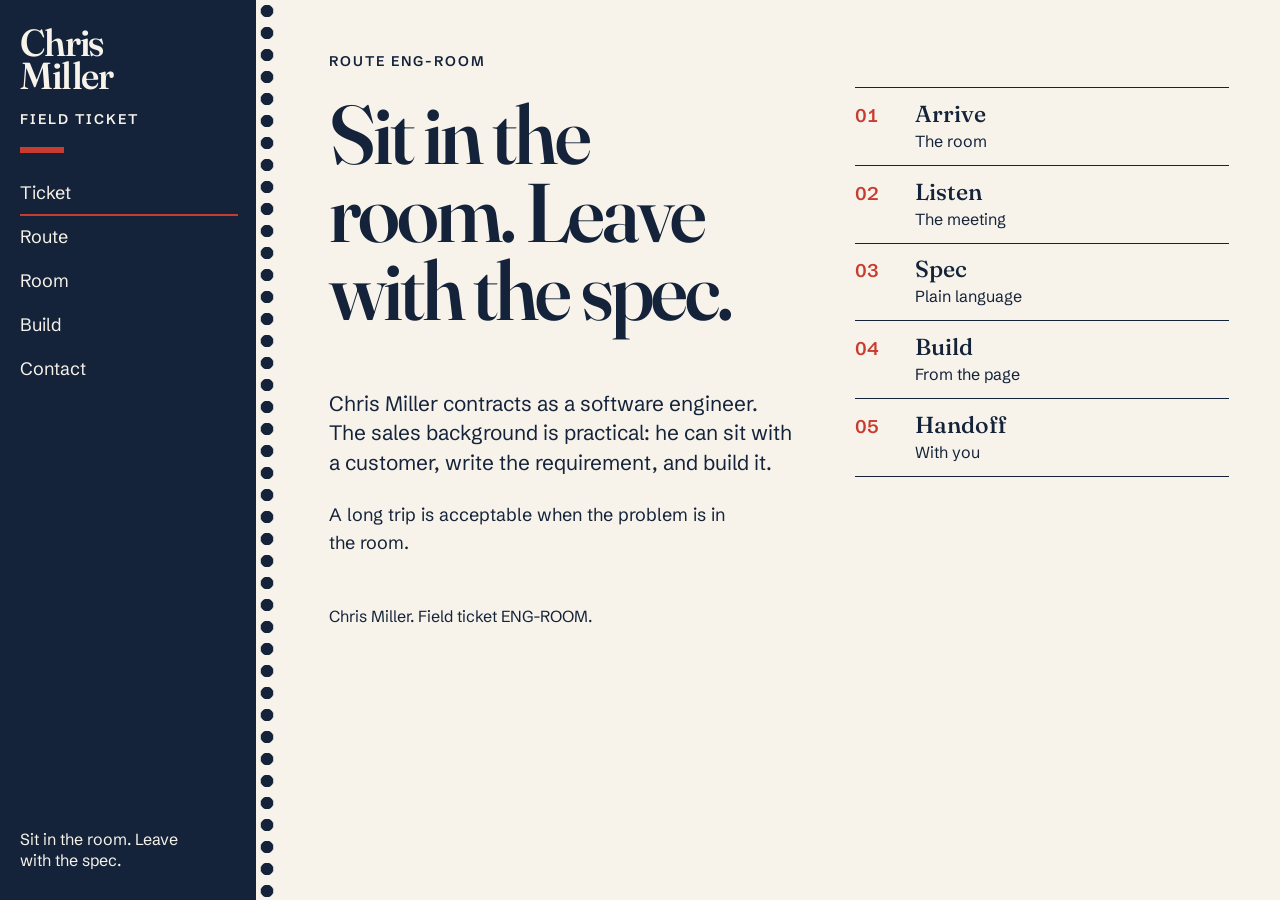
<file: index.html>
<!DOCTYPE html>
<html lang="en">
<head>
  <meta charset="utf-8">
  <meta name="viewport" content="width=device-width, initial-scale=1">
  <title>Chris Miller, field ticket</title>
  <meta name="description" content="Chris Miller, software engineering contractor. Sit in the room. Leave with the spec.">
  <meta name="theme-color" content="#f7f3ea">
  <link rel="icon" href="favicon.svg" type="image/svg+xml">
  <link rel="preload" href="fonts/fraunces.woff2" as="font" type="font/woff2" crossorigin>
  <link rel="stylesheet" href="site.css">
  <script>document.documentElement.classList.add("js");</script>
</head>
<body>
  <a class="skip" href="#ticket-body">Skip to ticket</a>
  <div class="ticket">
    <header class="stub">
      <p class="carrier">Chris Miller</p>
      <button class="menu-button" type="button" data-menu aria-expanded="false" aria-controls="site-nav">Menu</button>
      <p class="ticket-class">Field ticket</p>
      <div class="route-mark" aria-hidden="true"></div>
      <nav id="site-nav" class="site-nav" data-nav aria-label="Pages">
        <a href="index.html" aria-current="page">Ticket</a>
        <a href="route.html">Route</a>
        <a href="room.html">Room</a>
        <a href="build.html">Build</a>
        <a href="contact.html">Contact</a>
      </nav>
      <p class="stub-foot">Sit in the room. Leave with the spec.</p>
    </header>
    <div class="perf" aria-hidden="true"></div>
    <main id="ticket-body" class="ticket-body" tabindex="-1">
      <div class="frame">
        <p class="kicker">Route ENG-ROOM</p>
        <div class="opening">
          <h1>Sit in the room. Leave with the spec.</h1>
          <p class="deck">Chris Miller contracts as a software engineer. The sales background is practical: he can sit with a customer, write the requirement, and build it.</p>
          <ol class="stops">
            <li>
              <a href="route.html#arrive">
                <span class="num">01</span>
                <span class="name">Arrive</span>
                <span class="where">The room</span>
              </a>
            </li>
            <li>
              <a href="route.html#listen">
                <span class="num">02</span>
                <span class="name">Listen</span>
                <span class="where">The meeting</span>
              </a>
            </li>
            <li>
              <a href="route.html#spec">
                <span class="num">03</span>
                <span class="name">Spec</span>
                <span class="where">Plain language</span>
              </a>
            </li>
            <li>
              <a href="route.html#build">
                <span class="num">04</span>
                <span class="name">Build</span>
                <span class="where">From the page</span>
              </a>
            </li>
            <li>
              <a href="route.html#handoff">
                <span class="num">05</span>
                <span class="name">Handoff</span>
                <span class="where">With you</span>
              </a>
            </li>
          </ol>
        </div>
        <p class="note">A long trip is acceptable when the problem is in the room.</p>
        <p class="end">Chris Miller. Field ticket ENG-ROOM.</p>
      </div>
    </main>
  </div>
  <script src="site.js"></script>
</body>
</html>
</file>
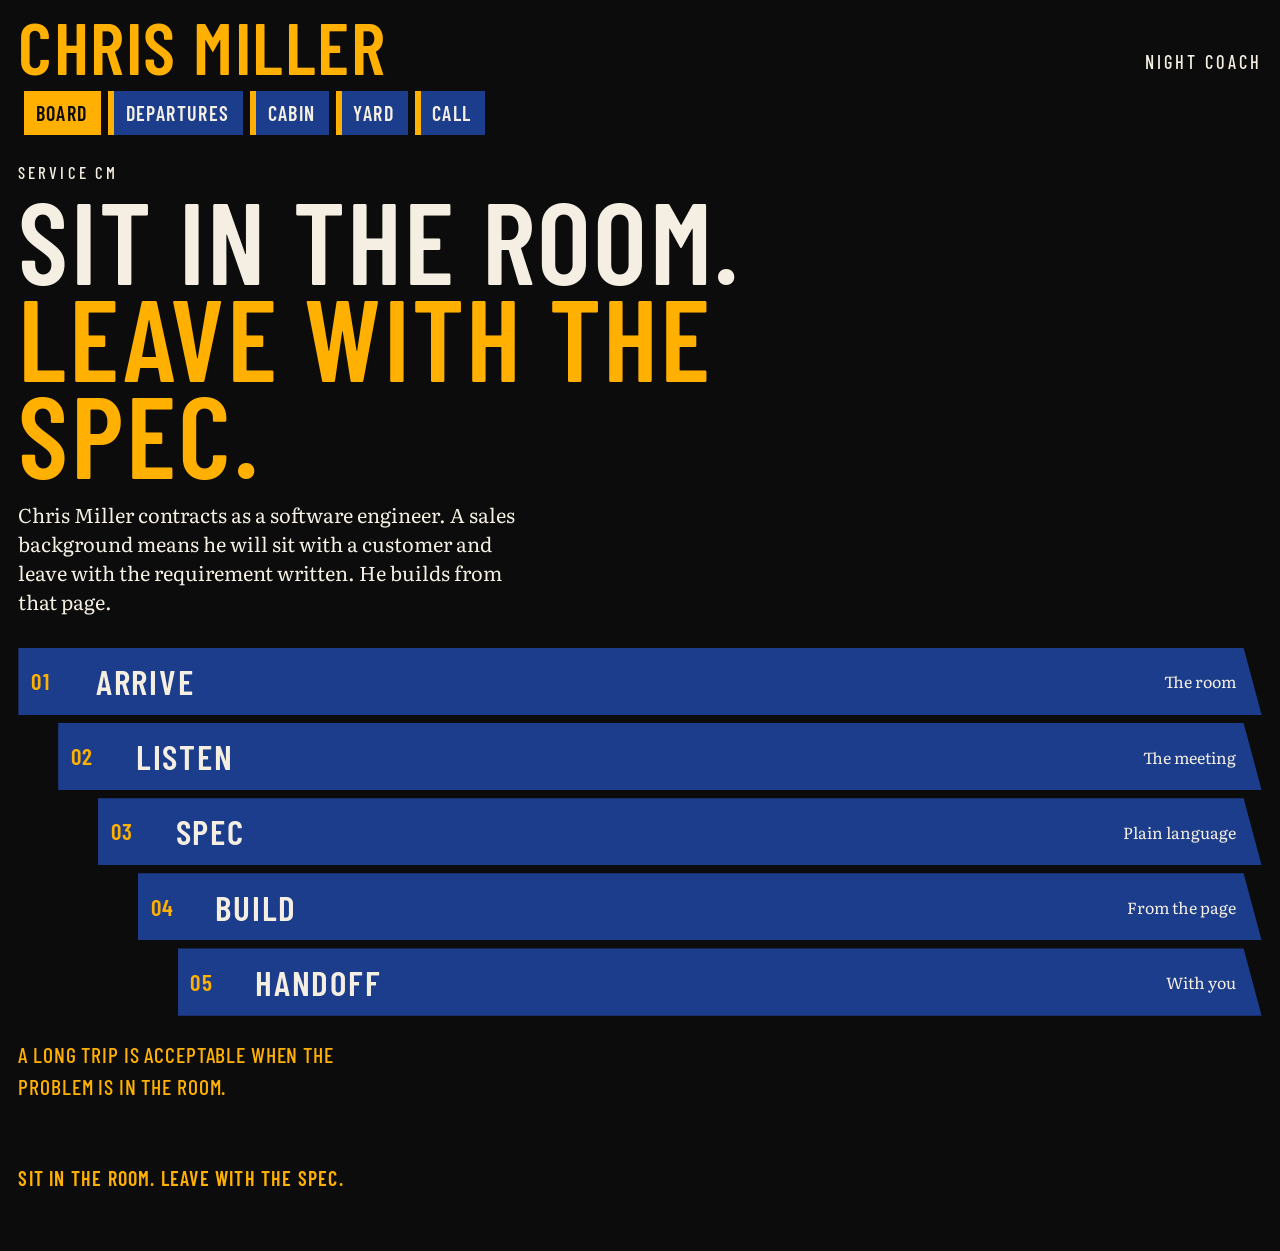
<file: acid/index.html>
<!DOCTYPE html>
<html lang="en">
<head>
  <meta charset="utf-8">
  <meta name="viewport" content="width=device-width, initial-scale=1">
  <title>Chris Miller, night coach</title>
  <meta name="description" content="Chris Miller, software engineering contractor. Sit in the room. Leave with the spec.">
  <meta name="theme-color" content="#0c0c0c">
  <link rel="icon" href="favicon.svg" type="image/svg+xml">
  <link rel="preload" href="fonts/barlow-condensed-600.woff2" as="font" type="font/woff2" crossorigin>
  <link rel="stylesheet" href="site.css">
  <script>document.documentElement.classList.add("js");</script>
</head>
<body>
  <a class="skip" href="#board">Skip to the board</a>
  <header class="blind">
    <div class="blind-top">
      <p class="operator">Chris Miller</p>
      <button class="menu-button" type="button" data-menu aria-expanded="false" aria-controls="site-nav">Menu</button>
      <p class="coach">Night coach</p>
    </div>
    <nav id="site-nav" class="board-nav" data-nav aria-label="Pages">
      <a href="index.html" aria-current="page">Board</a>
      <a href="departures.html">Departures</a>
      <a href="cabin.html">Cabin</a>
      <a href="yard.html">Yard</a>
      <a href="contact.html">Call</a>
    </nav>
  </header>
  <main id="board" tabindex="-1">
    <p class="service">Service CM</p>
    <h1>
      <span class="line">Sit in the room.</span>
      <span class="line line-accent">Leave with the spec.</span>
    </h1>
    <p class="lead">Chris Miller contracts as a software engineer. A sales background means he will sit with a customer and leave with the requirement written. He builds from that page.</p>
    <ol class="runs">
      <li>
        <a href="departures.html#arrive">
          <span class="num">01</span>
          <span class="name">Arrive</span>
          <span class="where">The room</span>
        </a>
      </li>
      <li>
        <a href="departures.html#listen">
          <span class="num">02</span>
          <span class="name">Listen</span>
          <span class="where">The meeting</span>
        </a>
      </li>
      <li>
        <a href="departures.html#spec">
          <span class="num">03</span>
          <span class="name">Spec</span>
          <span class="where">Plain language</span>
        </a>
      </li>
      <li>
        <a href="departures.html#build">
          <span class="num">04</span>
          <span class="name">Build</span>
          <span class="where">From the page</span>
        </a>
      </li>
      <li>
        <a href="departures.html#handoff">
          <span class="num">05</span>
          <span class="name">Handoff</span>
          <span class="where">With you</span>
        </a>
      </li>
    </ol>
    <p class="aside-note">A long trip is acceptable when the problem is in the room.</p>
  </main>
  <footer class="colophon">
    <p>Sit in the room. Leave with the spec.</p>
  </footer>
  <script src="site.js"></script>
</body>
</html>
</file>
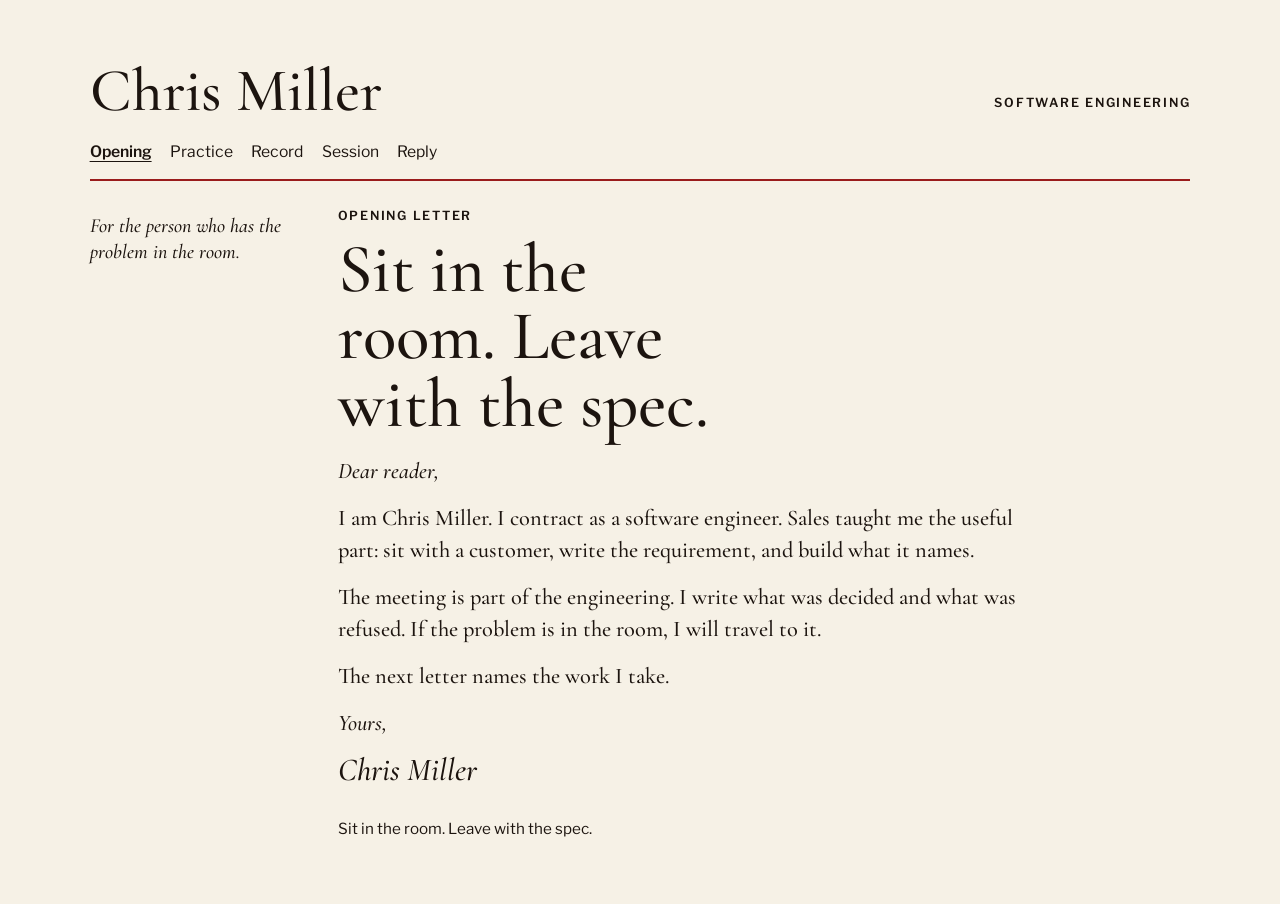
<file: folio/index.html>
<!DOCTYPE html>
<html lang="en">
<head>
  <meta charset="utf-8">
  <meta name="viewport" content="width=device-width, initial-scale=1">
  <title>Chris Miller, a letter</title>
  <meta name="description" content="Chris Miller, software engineering contractor. Sit in the room. Leave with the spec.">
  <meta name="theme-color" content="#f6f1e6">
  <link rel="icon" href="favicon.svg" type="image/svg+xml">
  <link rel="preload" href="fonts/cormorant.woff2" as="font" type="font/woff2" crossorigin>
  <link rel="stylesheet" href="site.css">
  <script>document.documentElement.classList.add("js");</script>
</head>
<body>
  <a class="skip" href="#letter">Skip to the letter</a>
  <div class="sheet">
    <header class="letterhead">
      <p class="name">Chris Miller</p>
      <button class="menu-button" type="button" data-menu aria-expanded="false" aria-controls="site-nav">Menu</button>
      <p class="trade">Software engineering</p>
      <nav id="site-nav" class="letter-nav" data-nav aria-label="Pages">
        <a href="index.html" aria-current="page">Opening</a>
        <a href="practice.html">Practice</a>
        <a href="record.html">Record</a>
        <a href="session.html">Session</a>
        <a href="contact.html">Reply</a>
      </nav>
    </header>
    <hr class="rule">
    <div class="spread">
      <aside class="margin-note">
        <p>For the person who has the problem in the room.</p>
      </aside>
      <article id="letter" class="letter" tabindex="-1">
        <p class="dateline">Opening letter</p>
        <h1>Sit in the room. Leave with the spec.</h1>
        <p class="salutation">Dear reader,</p>
        <p>I am Chris Miller. I contract as a software engineer. Sales taught me the useful part: sit with a customer, write the requirement, and build what it names.</p>
        <p>The meeting is part of the engineering. I write what was decided and what was refused. If the problem is in the room, I will travel to it.</p>
        <p>The next letter names the work I take.</p>
        <p class="close">Yours,</p>
        <p class="sign">Chris Miller</p>
        <p class="colophon">Sit in the room. Leave with the spec.</p>
      </article>
    </div>
  </div>
  <script src="site.js"></script>
</body>
</html>
</file>
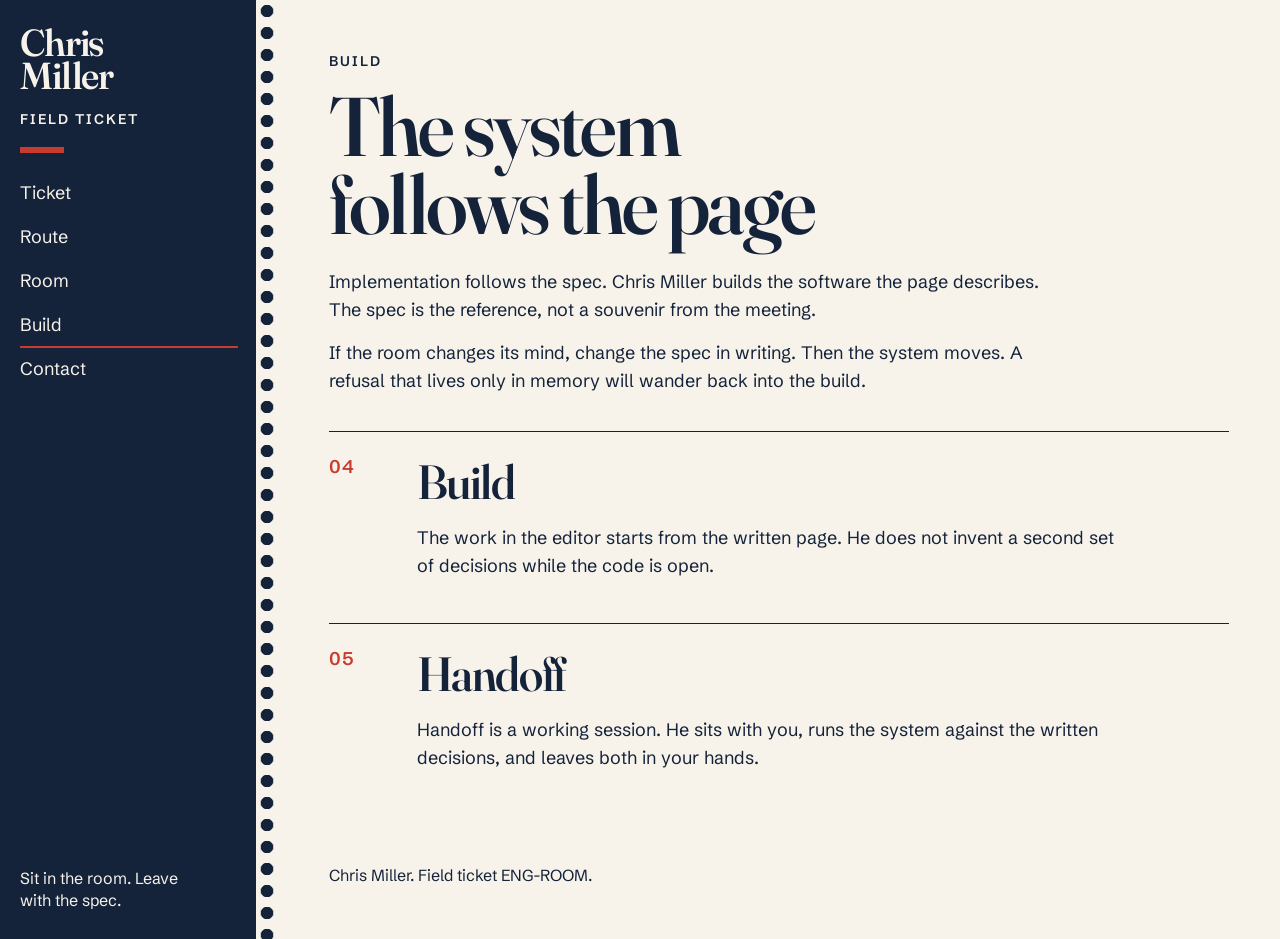
<file: build.html>
<!DOCTYPE html>
<html lang="en">
<head>
  <meta charset="utf-8">
  <meta name="viewport" content="width=device-width, initial-scale=1">
  <title>The build, Chris Miller</title>
  <meta name="description" content="Implementation follows the spec. Handoff leaves you the system and the page.">
  <meta name="theme-color" content="#f7f3ea">
  <link rel="icon" href="favicon.svg" type="image/svg+xml">
  <link rel="preload" href="fonts/fraunces.woff2" as="font" type="font/woff2" crossorigin>
  <link rel="stylesheet" href="site.css">
  <script>document.documentElement.classList.add("js");</script>
</head>
<body>
  <a class="skip" href="#ticket-body">Skip to ticket</a>
  <div class="ticket">
    <header class="stub">
      <p class="carrier">Chris Miller</p>
      <button class="menu-button" type="button" data-menu aria-expanded="false" aria-controls="site-nav">Menu</button>
      <p class="ticket-class">Field ticket</p>
      <div class="route-mark" aria-hidden="true"></div>
      <nav id="site-nav" class="site-nav" data-nav aria-label="Pages">
        <a href="index.html">Ticket</a>
        <a href="route.html">Route</a>
        <a href="room.html">Room</a>
        <a href="build.html" aria-current="page">Build</a>
        <a href="contact.html">Contact</a>
      </nav>
      <p class="stub-foot">Sit in the room. Leave with the spec.</p>
    </header>
    <div class="perf" aria-hidden="true"></div>
    <main id="ticket-body" class="ticket-body" tabindex="-1">
      <div class="frame">
        <p class="kicker">Build</p>
        <h1>The system follows the page</h1>
        <div class="prose">
          <p>Implementation follows the spec. Chris Miller builds the software the page describes. The spec is the reference, not a souvenir from the meeting.</p>
          <p>If the room changes its mind, change the spec in writing. Then the system moves. A refusal that lives only in memory will wander back into the build.</p>
        </div>
        <ol class="timetable">
          <li>
            <p class="num">04</p>
            <div>
              <h2>Build</h2>
              <p>The work in the editor starts from the written page. He does not invent a second set of decisions while the code is open.</p>
            </div>
          </li>
          <li>
            <p class="num">05</p>
            <div>
              <h2>Handoff</h2>
              <p>Handoff is a working session. He sits with you, runs the system against the written decisions, and leaves both in your hands.</p>
            </div>
          </li>
        </ol>
        <p class="end">Chris Miller. Field ticket ENG-ROOM.</p>
      </div>
    </main>
  </div>
  <script src="site.js"></script>
</body>
</html>
</file>
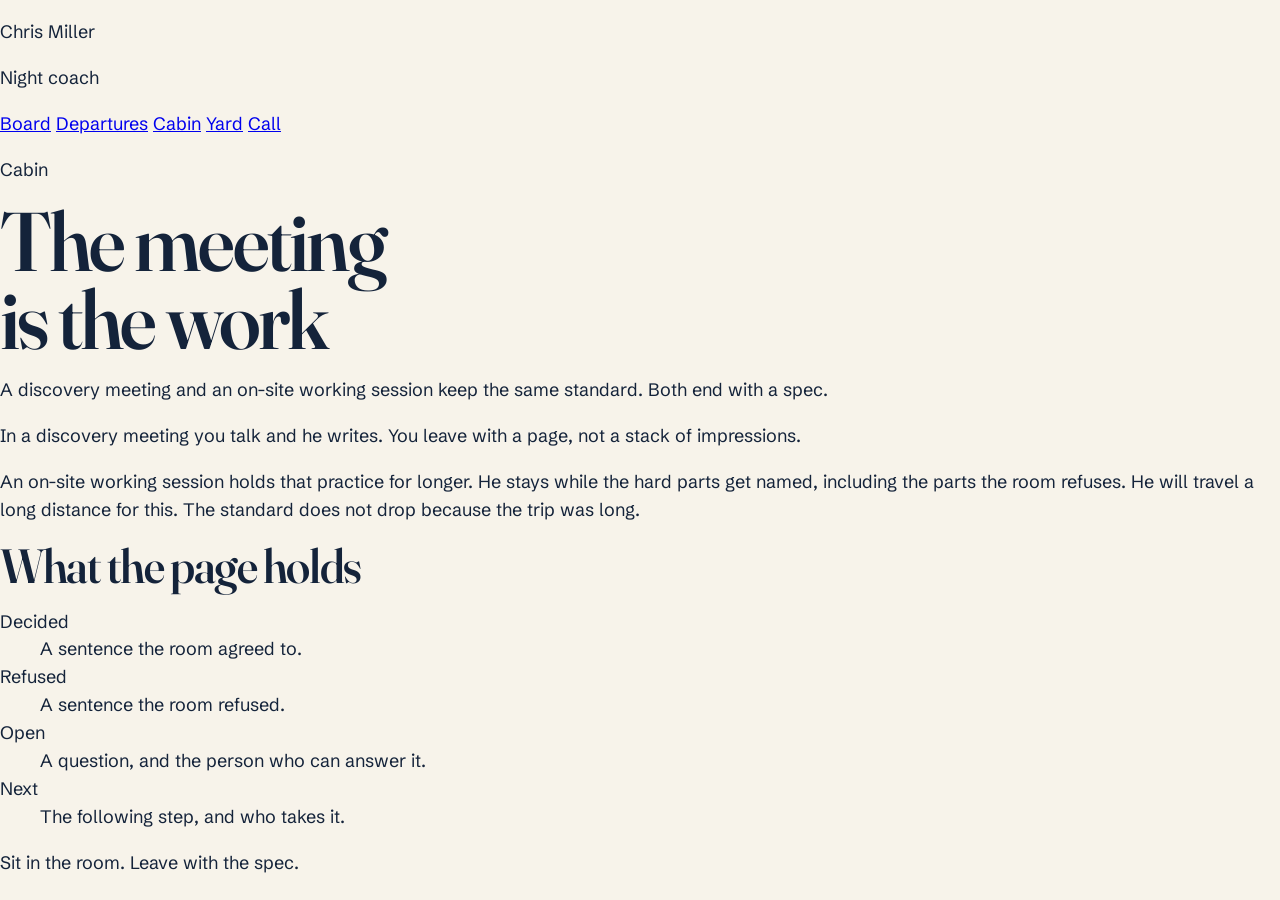
<file: cabin.html>
<!DOCTYPE html>
<html lang="en">
<head>
  <meta charset="utf-8">
  <meta name="viewport" content="width=device-width, initial-scale=1">
  <title>The cabin, Chris Miller</title>
  <meta name="description" content="Discovery meetings and on-site working sessions. The meeting is part of the engineering.">
  <meta name="theme-color" content="#0c0c0c">
  <link rel="icon" href="favicon.svg" type="image/svg+xml">
  <link rel="preload" href="fonts/barlow-condensed-600.woff2" as="font" type="font/woff2" crossorigin>
  <link rel="stylesheet" href="site.css">
  <script>document.documentElement.classList.add("js");</script>
</head>
<body>
  <a class="skip" href="#board">Skip to the board</a>
  <header class="blind">
    <div class="blind-top">
      <p class="operator">Chris Miller</p>
      <button class="menu-button" type="button" data-menu aria-expanded="false" aria-controls="site-nav">Menu</button>
      <p class="coach">Night coach</p>
    </div>
    <nav id="site-nav" class="board-nav" data-nav aria-label="Pages">
      <a href="index.html">Board</a>
      <a href="departures.html">Departures</a>
      <a href="cabin.html" aria-current="page">Cabin</a>
      <a href="yard.html">Yard</a>
      <a href="contact.html">Call</a>
    </nav>
  </header>
  <main id="board" tabindex="-1">
    <p class="service">Cabin</p>
    <h1>The meeting is the work</h1>
    <div class="panel">
      <p>A discovery meeting and an on-site working session keep the same standard. Both end with a spec.</p>
      <p>In a discovery meeting you talk and he writes. You leave with a page, not a stack of impressions.</p>
      <p>An on-site working session holds that practice for longer. He stays while the hard parts get named, including the parts the room refuses. He will travel a long distance for this. The standard does not drop because the trip was long.</p>
    </div>
    <h2 class="subhead">What the page holds</h2>
    <dl class="holds">
      <div>
        <dt>Decided</dt>
        <dd>A sentence the room agreed to.</dd>
      </div>
      <div>
        <dt>Refused</dt>
        <dd>A sentence the room refused.</dd>
      </div>
      <div>
        <dt>Open</dt>
        <dd>A question, and the person who can answer it.</dd>
      </div>
      <div>
        <dt>Next</dt>
        <dd>The following step, and who takes it.</dd>
      </div>
    </dl>
  </main>
  <footer class="colophon">
    <p>Sit in the room. Leave with the spec.</p>
  </footer>
  <script src="site.js"></script>
</body>
</html>
</file>
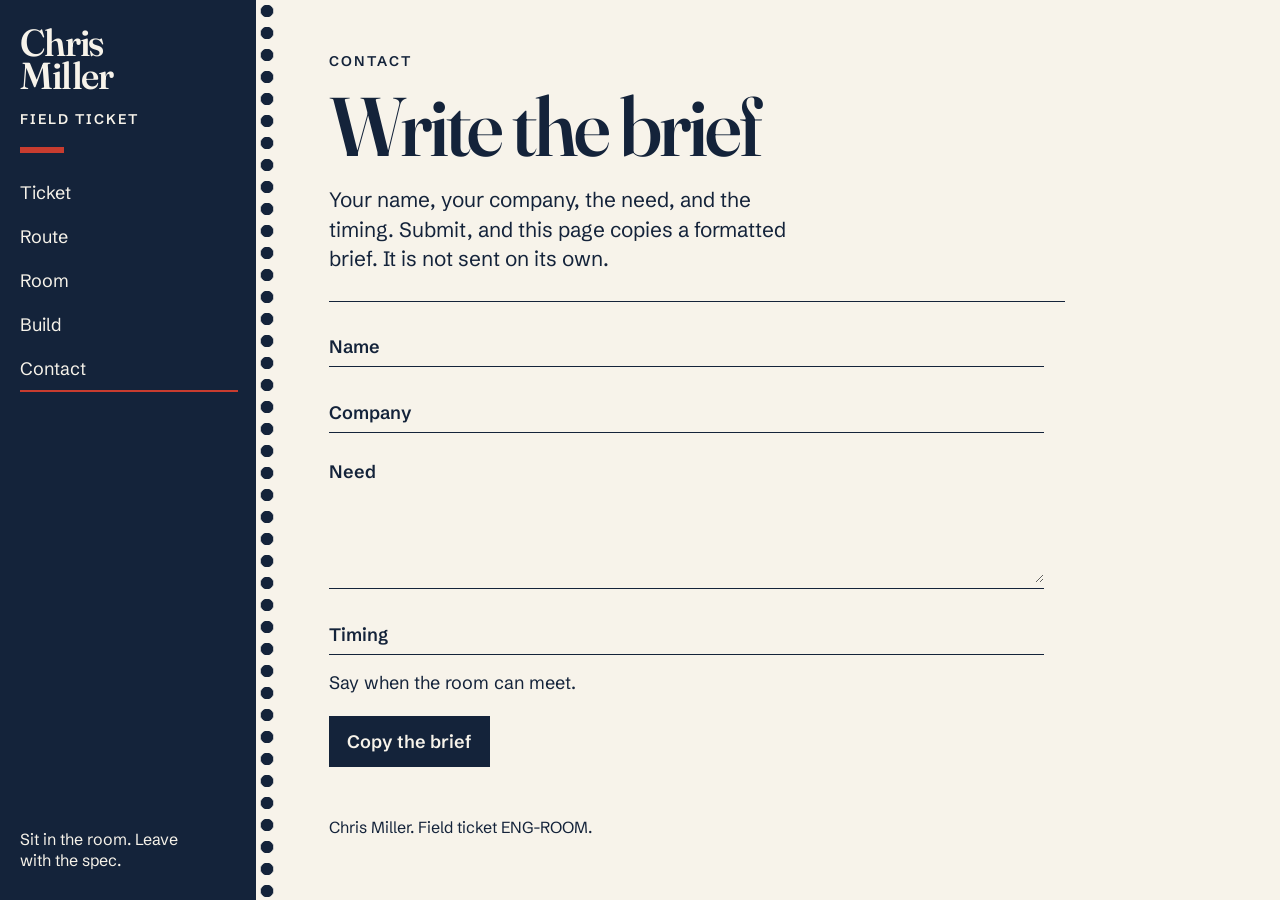
<file: contact.html>
<!DOCTYPE html>
<html lang="en">
<head>
  <meta charset="utf-8">
  <meta name="viewport" content="width=device-width, initial-scale=1">
  <title>Send a brief, Chris Miller</title>
  <meta name="description" content="Write your name, company, need, and timing. The page copies a brief for Chris Miller.">
  <meta name="theme-color" content="#f7f3ea">
  <link rel="icon" href="favicon.svg" type="image/svg+xml">
  <link rel="preload" href="fonts/fraunces.woff2" as="font" type="font/woff2" crossorigin>
  <link rel="stylesheet" href="site.css">
  <script>document.documentElement.classList.add("js");</script>
</head>
<body>
  <a class="skip" href="#ticket-body">Skip to ticket</a>
  <div class="ticket">
    <header class="stub">
      <p class="carrier">Chris Miller</p>
      <button class="menu-button" type="button" data-menu aria-expanded="false" aria-controls="site-nav">Menu</button>
      <p class="ticket-class">Field ticket</p>
      <div class="route-mark" aria-hidden="true"></div>
      <nav id="site-nav" class="site-nav" data-nav aria-label="Pages">
        <a href="index.html">Ticket</a>
        <a href="route.html">Route</a>
        <a href="room.html">Room</a>
        <a href="build.html">Build</a>
        <a href="contact.html" aria-current="page">Contact</a>
      </nav>
      <p class="stub-foot">Sit in the room. Leave with the spec.</p>
    </header>
    <div class="perf" aria-hidden="true"></div>
    <main id="ticket-body" class="ticket-body" tabindex="-1">
      <div class="frame">
        <p class="kicker">Contact</p>
        <h1>Write the brief</h1>
        <p class="deck">Your name, your company, the need, and the timing. Submit, and this page copies a formatted brief. It is not sent on its own.</p>
        <noscript>
          <p>Script is off, so this page cannot copy the brief.</p>
        </noscript>
        <form class="brief-form" data-brief method="post" action="contact.html">
          <div class="field">
            <label for="name">Name</label>
            <input id="name" name="name" type="text" autocomplete="name" required>
          </div>
          <div class="field">
            <label for="company">Company</label>
            <input id="company" name="company" type="text" autocomplete="organization" required>
          </div>
          <div class="field field-block">
            <label for="need">Need</label>
            <textarea id="need" name="need" required></textarea>
          </div>
          <div class="field">
            <label for="timing">Timing</label>
            <input id="timing" name="timing" type="text" required aria-describedby="timing-hint">
          </div>
          <p class="hint" id="timing-hint">Say when the room can meet.</p>
          <button class="submit" type="submit">Copy the brief</button>
        </form>
        <div class="brief-out" data-brief-out hidden>
          <h2>The brief</h2>
          <p data-brief-status role="status"></p>
          <pre data-brief-text></pre>
          <p><a data-mailto hidden>Open this brief in mail</a></p>
        </div>
        <p class="end">Chris Miller. Field ticket ENG-ROOM.</p>
      </div>
    </main>
  </div>
  <script src="site.js"></script>
</body>
</html>
</file>
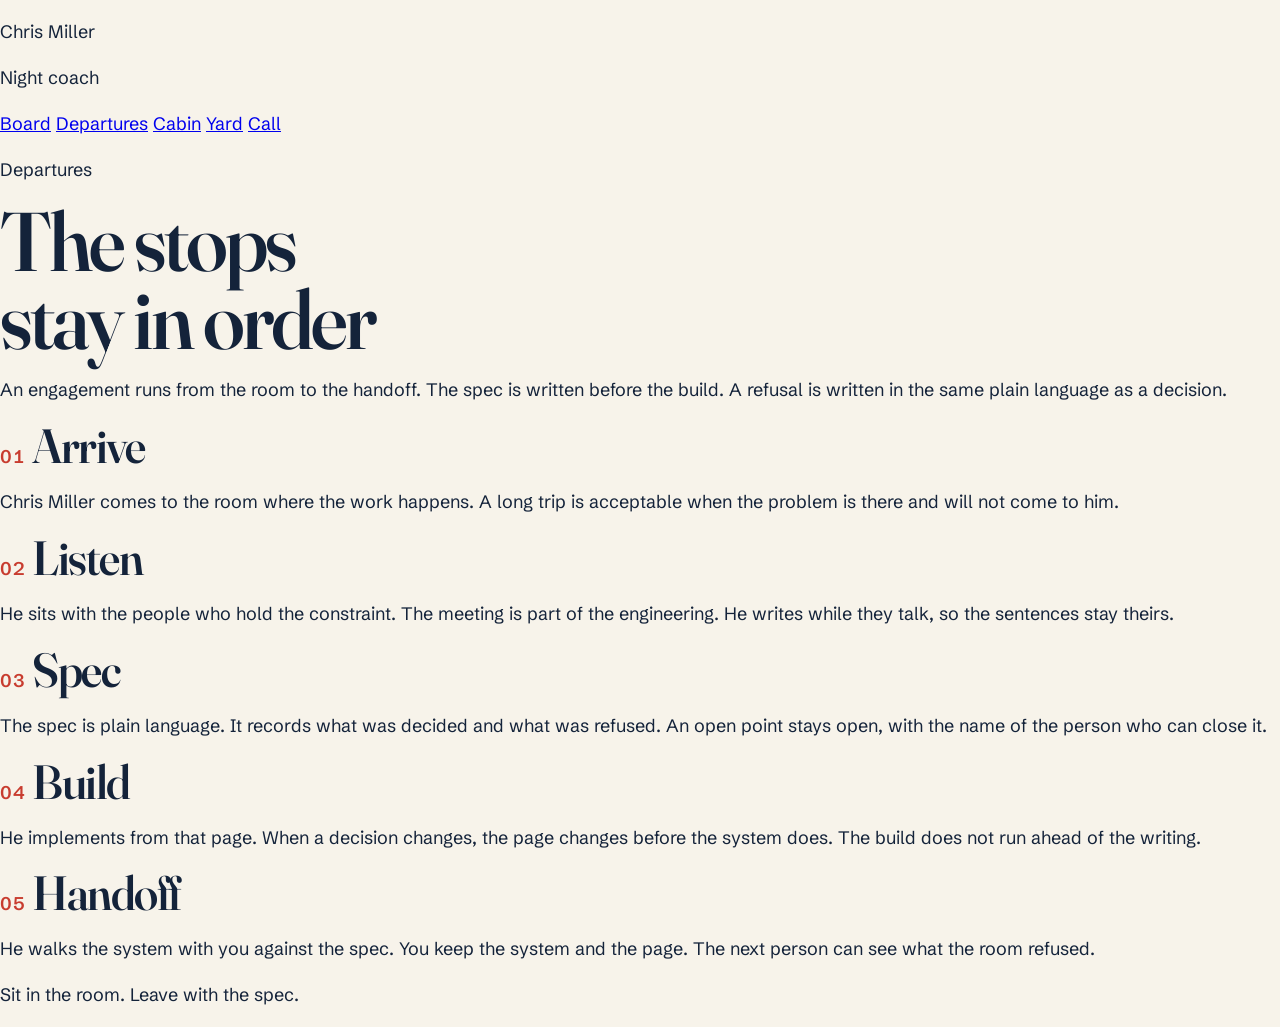
<file: departures.html>
<!DOCTYPE html>
<html lang="en">
<head>
  <meta charset="utf-8">
  <meta name="viewport" content="width=device-width, initial-scale=1">
  <title>Departures, Chris Miller</title>
  <meta name="description" content="The route of an engagement: arrive, listen, spec, build, handoff.">
  <meta name="theme-color" content="#0c0c0c">
  <link rel="icon" href="favicon.svg" type="image/svg+xml">
  <link rel="preload" href="fonts/barlow-condensed-600.woff2" as="font" type="font/woff2" crossorigin>
  <link rel="stylesheet" href="site.css">
  <script>document.documentElement.classList.add("js");</script>
</head>
<body>
  <a class="skip" href="#board">Skip to the board</a>
  <header class="blind">
    <div class="blind-top">
      <p class="operator">Chris Miller</p>
      <button class="menu-button" type="button" data-menu aria-expanded="false" aria-controls="site-nav">Menu</button>
      <p class="coach">Night coach</p>
    </div>
    <nav id="site-nav" class="board-nav" data-nav aria-label="Pages">
      <a href="index.html">Board</a>
      <a href="departures.html" aria-current="page">Departures</a>
      <a href="cabin.html">Cabin</a>
      <a href="yard.html">Yard</a>
      <a href="contact.html">Call</a>
    </nav>
  </header>
  <main id="board" tabindex="-1">
    <p class="service">Departures</p>
    <h1>The stops stay in order</h1>
    <p class="lead">An engagement runs from the room to the handoff. The spec is written before the build. A refusal is written in the same plain language as a decision.</p>
    <div class="legs">
      <article class="leg" id="arrive">
        <h2 class="bar"><span class="num">01</span> Arrive</h2>
        <p>Chris Miller comes to the room where the work happens. A long trip is acceptable when the problem is there and will not come to him.</p>
      </article>
      <article class="leg" id="listen">
        <h2 class="bar"><span class="num">02</span> Listen</h2>
        <p>He sits with the people who hold the constraint. The meeting is part of the engineering. He writes while they talk, so the sentences stay theirs.</p>
      </article>
      <article class="leg" id="spec">
        <h2 class="bar"><span class="num">03</span> Spec</h2>
        <p>The spec is plain language. It records what was decided and what was refused. An open point stays open, with the name of the person who can close it.</p>
      </article>
      <article class="leg" id="build">
        <h2 class="bar"><span class="num">04</span> Build</h2>
        <p>He implements from that page. When a decision changes, the page changes before the system does. The build does not run ahead of the writing.</p>
      </article>
      <article class="leg" id="handoff">
        <h2 class="bar"><span class="num">05</span> Handoff</h2>
        <p>He walks the system with you against the spec. You keep the system and the page. The next person can see what the room refused.</p>
      </article>
    </div>
  </main>
  <footer class="colophon">
    <p>Sit in the room. Leave with the spec.</p>
  </footer>
  <script src="site.js"></script>
</body>
</html>
</file>
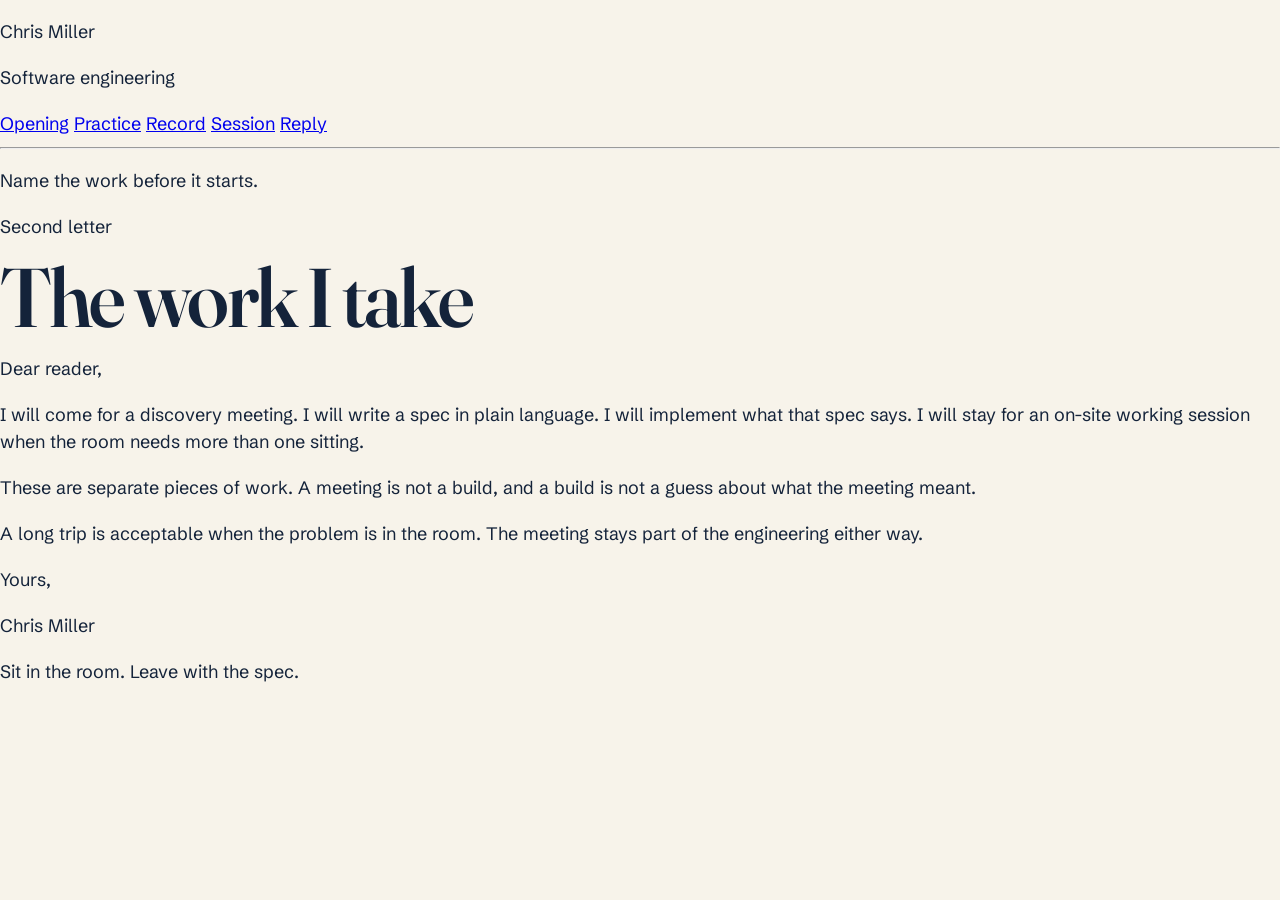
<file: practice.html>
<!DOCTYPE html>
<html lang="en">
<head>
  <meta charset="utf-8">
  <meta name="viewport" content="width=device-width, initial-scale=1">
  <title>The work I take, Chris Miller</title>
  <meta name="description" content="Discovery meetings, plain-language specs, implementation, and on-site working sessions.">
  <meta name="theme-color" content="#f6f1e6">
  <link rel="icon" href="favicon.svg" type="image/svg+xml">
  <link rel="preload" href="fonts/cormorant.woff2" as="font" type="font/woff2" crossorigin>
  <link rel="stylesheet" href="site.css">
  <script>document.documentElement.classList.add("js");</script>
</head>
<body>
  <a class="skip" href="#letter">Skip to the letter</a>
  <div class="sheet">
    <header class="letterhead">
      <p class="name">Chris Miller</p>
      <button class="menu-button" type="button" data-menu aria-expanded="false" aria-controls="site-nav">Menu</button>
      <p class="trade">Software engineering</p>
      <nav id="site-nav" class="letter-nav" data-nav aria-label="Pages">
        <a href="index.html">Opening</a>
        <a href="practice.html" aria-current="page">Practice</a>
        <a href="record.html">Record</a>
        <a href="session.html">Session</a>
        <a href="contact.html">Reply</a>
      </nav>
    </header>
    <hr class="rule">
    <div class="spread">
      <aside class="margin-note">
        <p>Name the work before it starts.</p>
      </aside>
      <article id="letter" class="letter" tabindex="-1">
        <p class="dateline">Second letter</p>
        <h1>The work I take</h1>
        <p class="salutation">Dear reader,</p>
        <p>I will come for a discovery meeting. I will write a spec in plain language. I will implement what that spec says. I will stay for an on-site working session when the room needs more than one sitting.</p>
        <p>These are separate pieces of work. A meeting is not a build, and a build is not a guess about what the meeting meant.</p>
        <p>A long trip is acceptable when the problem is in the room. The meeting stays part of the engineering either way.</p>
        <p class="close">Yours,</p>
        <p class="sign">Chris Miller</p>
        <p class="colophon">Sit in the room. Leave with the spec.</p>
      </article>
    </div>
  </div>
  <script src="site.js"></script>
</body>
</html>
</file>
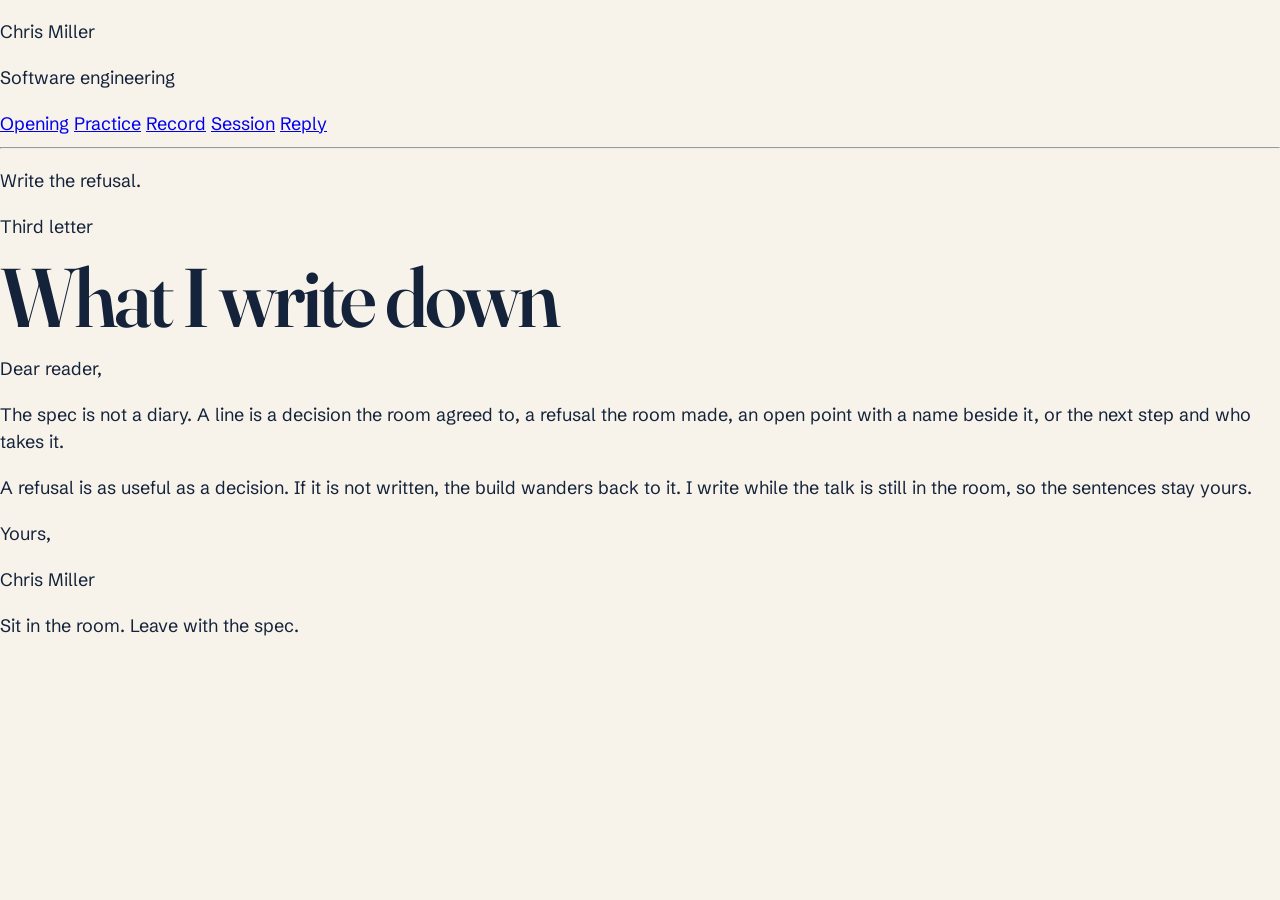
<file: record.html>
<!DOCTYPE html>
<html lang="en">
<head>
  <meta charset="utf-8">
  <meta name="viewport" content="width=device-width, initial-scale=1">
  <title>What I write down, Chris Miller</title>
  <meta name="description" content="The spec records what was decided and what was refused.">
  <meta name="theme-color" content="#f6f1e6">
  <link rel="icon" href="favicon.svg" type="image/svg+xml">
  <link rel="preload" href="fonts/cormorant.woff2" as="font" type="font/woff2" crossorigin>
  <link rel="stylesheet" href="site.css">
  <script>document.documentElement.classList.add("js");</script>
</head>
<body>
  <a class="skip" href="#letter">Skip to the letter</a>
  <div class="sheet">
    <header class="letterhead">
      <p class="name">Chris Miller</p>
      <button class="menu-button" type="button" data-menu aria-expanded="false" aria-controls="site-nav">Menu</button>
      <p class="trade">Software engineering</p>
      <nav id="site-nav" class="letter-nav" data-nav aria-label="Pages">
        <a href="index.html">Opening</a>
        <a href="practice.html">Practice</a>
        <a href="record.html" aria-current="page">Record</a>
        <a href="session.html">Session</a>
        <a href="contact.html">Reply</a>
      </nav>
    </header>
    <hr class="rule">
    <div class="spread">
      <aside class="margin-note">
        <p>Write the refusal.</p>
      </aside>
      <article id="letter" class="letter" tabindex="-1">
        <p class="dateline">Third letter</p>
        <h1>What I write down</h1>
        <p class="salutation">Dear reader,</p>
        <p>The spec is not a diary. A line is a decision the room agreed to, a refusal the room made, an open point with a name beside it, or the next step and who takes it.</p>
        <p>A refusal is as useful as a decision. If it is not written, the build wanders back to it. I write while the talk is still in the room, so the sentences stay yours.</p>
        <p class="close">Yours,</p>
        <p class="sign">Chris Miller</p>
        <p class="colophon">Sit in the room. Leave with the spec.</p>
      </article>
    </div>
  </div>
  <script src="site.js"></script>
</body>
</html>
</file>
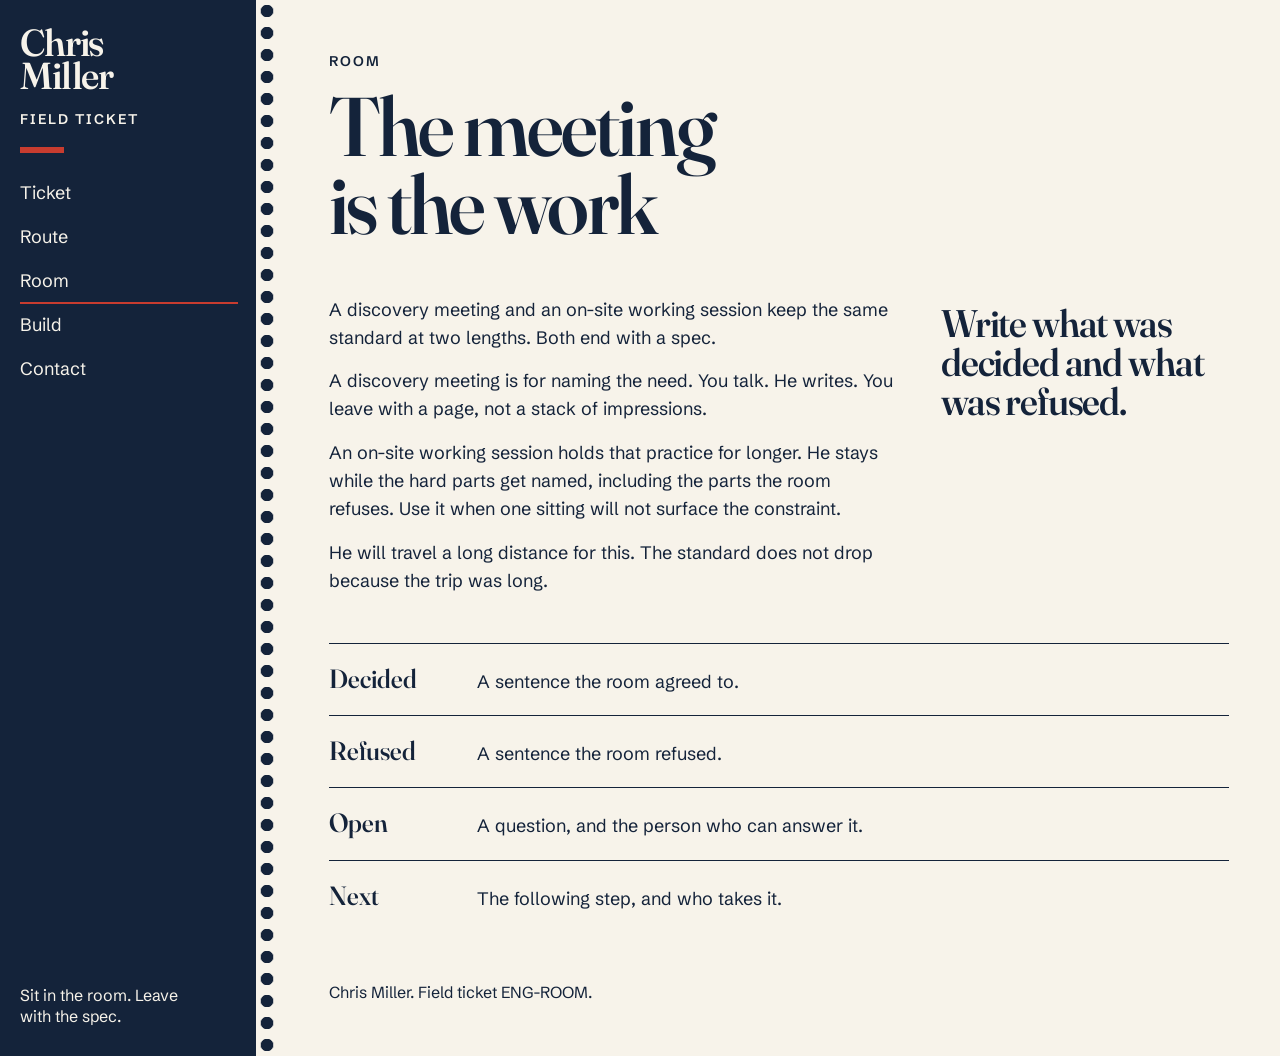
<file: room.html>
<!DOCTYPE html>
<html lang="en">
<head>
  <meta charset="utf-8">
  <meta name="viewport" content="width=device-width, initial-scale=1">
  <title>The room, Chris Miller</title>
  <meta name="description" content="Discovery meetings and on-site working sessions. The meeting is part of the engineering.">
  <meta name="theme-color" content="#f7f3ea">
  <link rel="icon" href="favicon.svg" type="image/svg+xml">
  <link rel="preload" href="fonts/fraunces.woff2" as="font" type="font/woff2" crossorigin>
  <link rel="stylesheet" href="site.css">
  <script>document.documentElement.classList.add("js");</script>
</head>
<body>
  <a class="skip" href="#ticket-body">Skip to ticket</a>
  <div class="ticket">
    <header class="stub">
      <p class="carrier">Chris Miller</p>
      <button class="menu-button" type="button" data-menu aria-expanded="false" aria-controls="site-nav">Menu</button>
      <p class="ticket-class">Field ticket</p>
      <div class="route-mark" aria-hidden="true"></div>
      <nav id="site-nav" class="site-nav" data-nav aria-label="Pages">
        <a href="index.html">Ticket</a>
        <a href="route.html">Route</a>
        <a href="room.html" aria-current="page">Room</a>
        <a href="build.html">Build</a>
        <a href="contact.html">Contact</a>
      </nav>
      <p class="stub-foot">Sit in the room. Leave with the spec.</p>
    </header>
    <div class="perf" aria-hidden="true"></div>
    <main id="ticket-body" class="ticket-body" tabindex="-1">
      <div class="frame">
        <p class="kicker">Room</p>
        <h1>The meeting is the work</h1>
        <div class="with-quote">
          <div class="prose">
            <p>A discovery meeting and an on-site working session keep the same standard at two lengths. Both end with a spec.</p>
            <p>A discovery meeting is for naming the need. You talk. He writes. You leave with a page, not a stack of impressions.</p>
            <p>An on-site working session holds that practice for longer. He stays while the hard parts get named, including the parts the room refuses. Use it when one sitting will not surface the constraint.</p>
            <p>He will travel a long distance for this. The standard does not drop because the trip was long.</p>
          </div>
          <blockquote>
            <p>Write what was decided and what was refused.</p>
          </blockquote>
        </div>
        <dl class="lines">
          <div>
            <dt>Decided</dt>
            <dd>A sentence the room agreed to.</dd>
          </div>
          <div>
            <dt>Refused</dt>
            <dd>A sentence the room refused.</dd>
          </div>
          <div>
            <dt>Open</dt>
            <dd>A question, and the person who can answer it.</dd>
          </div>
          <div>
            <dt>Next</dt>
            <dd>The following step, and who takes it.</dd>
          </div>
        </dl>
        <p class="end">Chris Miller. Field ticket ENG-ROOM.</p>
      </div>
    </main>
  </div>
  <script src="site.js"></script>
</body>
</html>
</file>
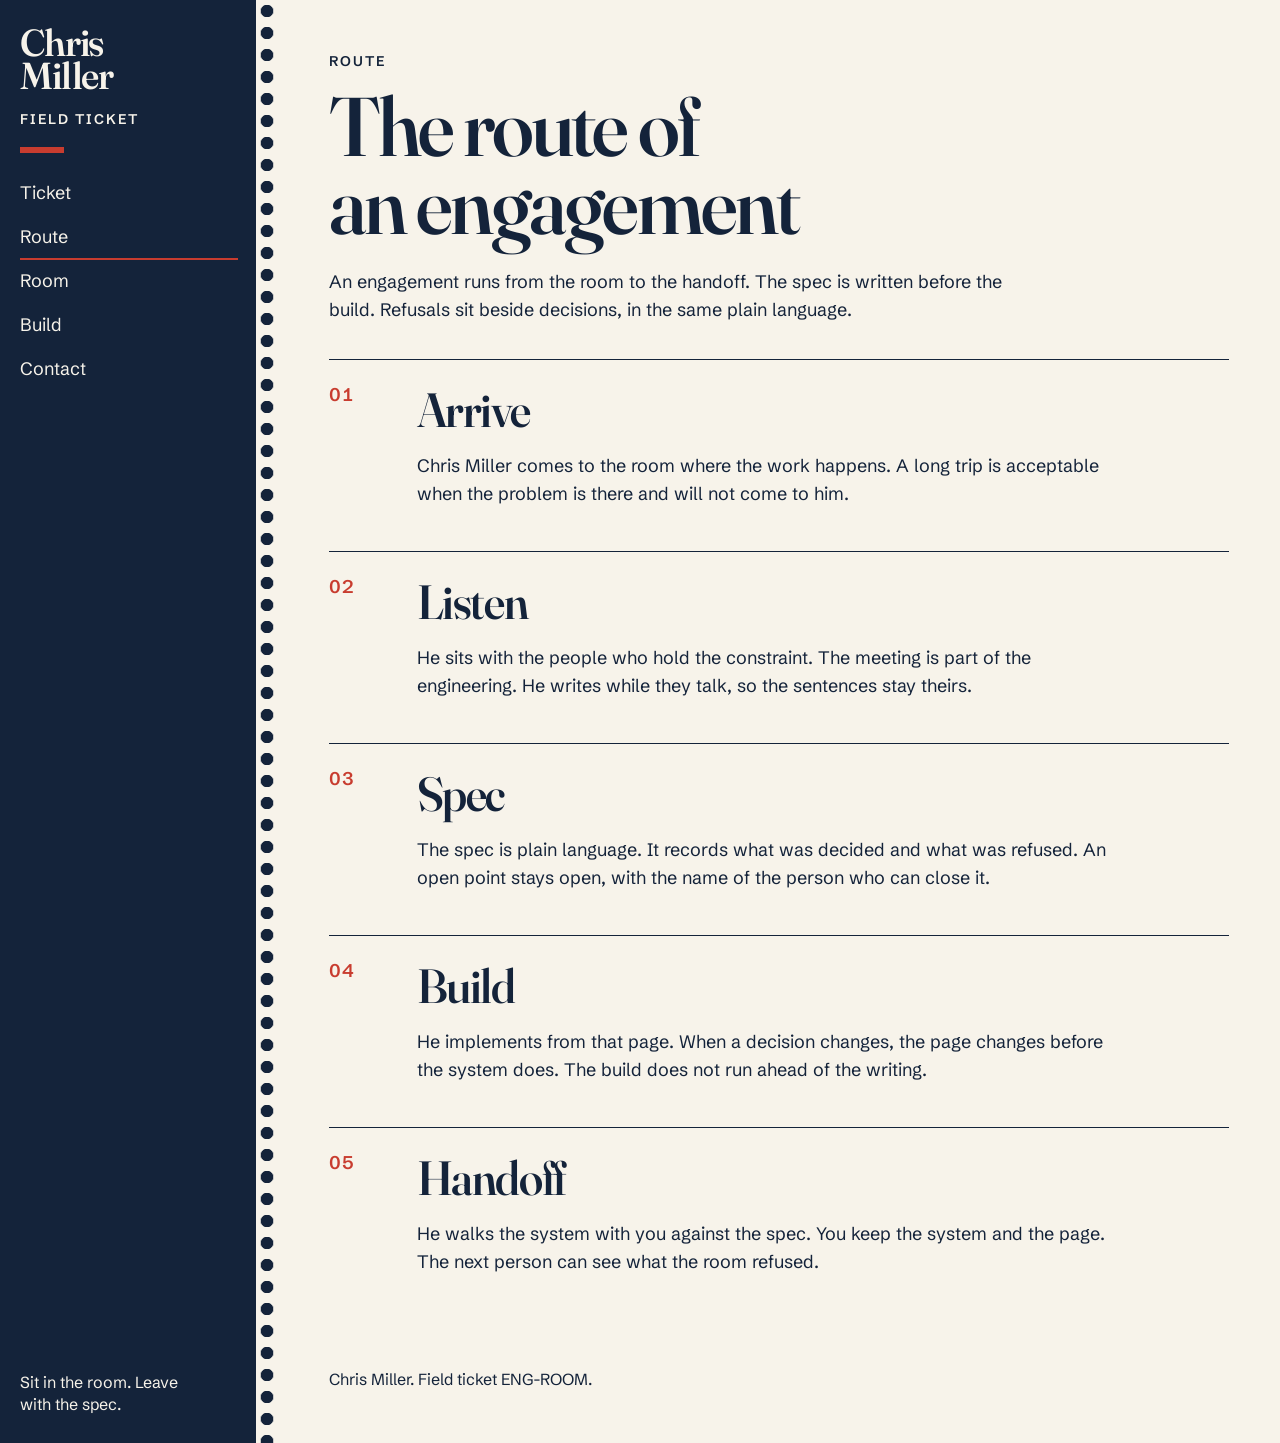
<file: route.html>
<!DOCTYPE html>
<html lang="en">
<head>
  <meta charset="utf-8">
  <meta name="viewport" content="width=device-width, initial-scale=1">
  <title>The route, Chris Miller</title>
  <meta name="description" content="The route of an engagement: arrive, listen, spec, build, handoff.">
  <meta name="theme-color" content="#f7f3ea">
  <link rel="icon" href="favicon.svg" type="image/svg+xml">
  <link rel="preload" href="fonts/fraunces.woff2" as="font" type="font/woff2" crossorigin>
  <link rel="stylesheet" href="site.css">
  <script>document.documentElement.classList.add("js");</script>
</head>
<body>
  <a class="skip" href="#ticket-body">Skip to ticket</a>
  <div class="ticket">
    <header class="stub">
      <p class="carrier">Chris Miller</p>
      <button class="menu-button" type="button" data-menu aria-expanded="false" aria-controls="site-nav">Menu</button>
      <p class="ticket-class">Field ticket</p>
      <div class="route-mark" aria-hidden="true"></div>
      <nav id="site-nav" class="site-nav" data-nav aria-label="Pages">
        <a href="index.html">Ticket</a>
        <a href="route.html" aria-current="page">Route</a>
        <a href="room.html">Room</a>
        <a href="build.html">Build</a>
        <a href="contact.html">Contact</a>
      </nav>
      <p class="stub-foot">Sit in the room. Leave with the spec.</p>
    </header>
    <div class="perf" aria-hidden="true"></div>
    <main id="ticket-body" class="ticket-body" tabindex="-1">
      <div class="frame">
        <p class="kicker">Route</p>
        <h1>The route of an engagement</h1>
        <div class="prose">
          <p>An engagement runs from the room to the handoff. The spec is written before the build. Refusals sit beside decisions, in the same plain language.</p>
        </div>
        <ol class="timetable">
          <li id="arrive">
            <p class="num">01</p>
            <div>
              <h2>Arrive</h2>
              <p>Chris Miller comes to the room where the work happens. A long trip is acceptable when the problem is there and will not come to him.</p>
            </div>
          </li>
          <li id="listen">
            <p class="num">02</p>
            <div>
              <h2>Listen</h2>
              <p>He sits with the people who hold the constraint. The meeting is part of the engineering. He writes while they talk, so the sentences stay theirs.</p>
            </div>
          </li>
          <li id="spec">
            <p class="num">03</p>
            <div>
              <h2>Spec</h2>
              <p>The spec is plain language. It records what was decided and what was refused. An open point stays open, with the name of the person who can close it.</p>
            </div>
          </li>
          <li id="build">
            <p class="num">04</p>
            <div>
              <h2>Build</h2>
              <p>He implements from that page. When a decision changes, the page changes before the system does. The build does not run ahead of the writing.</p>
            </div>
          </li>
          <li id="handoff">
            <p class="num">05</p>
            <div>
              <h2>Handoff</h2>
              <p>He walks the system with you against the spec. You keep the system and the page. The next person can see what the room refused.</p>
            </div>
          </li>
        </ol>
        <p class="end">Chris Miller. Field ticket ENG-ROOM.</p>
      </div>
    </main>
  </div>
  <script src="site.js"></script>
</body>
</html>
</file>
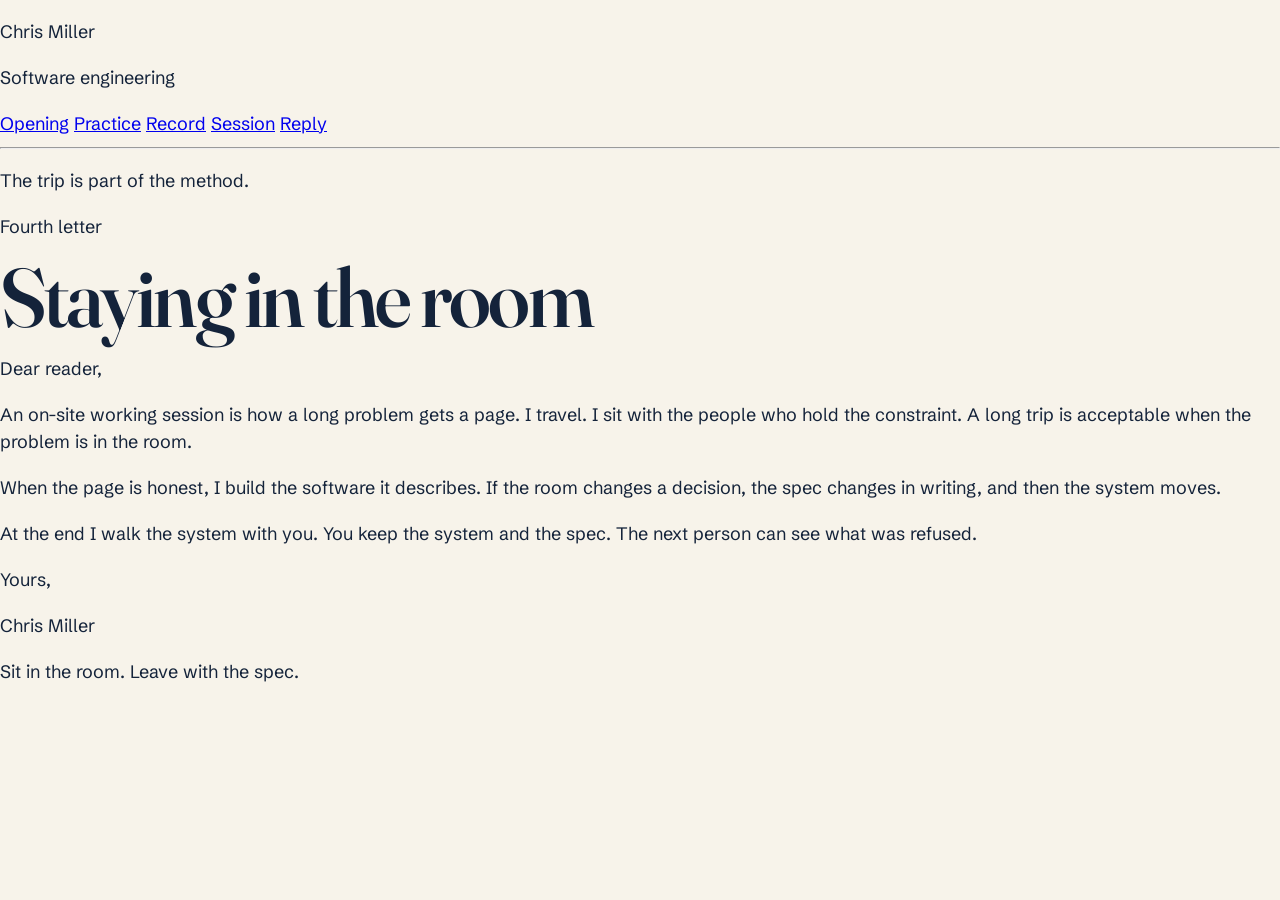
<file: session.html>
<!DOCTYPE html>
<html lang="en">
<head>
  <meta charset="utf-8">
  <meta name="viewport" content="width=device-width, initial-scale=1">
  <title>Staying in the room, Chris Miller</title>
  <meta name="description" content="On-site working sessions, the build, and the handoff.">
  <meta name="theme-color" content="#f6f1e6">
  <link rel="icon" href="favicon.svg" type="image/svg+xml">
  <link rel="preload" href="fonts/cormorant.woff2" as="font" type="font/woff2" crossorigin>
  <link rel="stylesheet" href="site.css">
  <script>document.documentElement.classList.add("js");</script>
</head>
<body>
  <a class="skip" href="#letter">Skip to the letter</a>
  <div class="sheet">
    <header class="letterhead">
      <p class="name">Chris Miller</p>
      <button class="menu-button" type="button" data-menu aria-expanded="false" aria-controls="site-nav">Menu</button>
      <p class="trade">Software engineering</p>
      <nav id="site-nav" class="letter-nav" data-nav aria-label="Pages">
        <a href="index.html">Opening</a>
        <a href="practice.html">Practice</a>
        <a href="record.html">Record</a>
        <a href="session.html" aria-current="page">Session</a>
        <a href="contact.html">Reply</a>
      </nav>
    </header>
    <hr class="rule">
    <div class="spread">
      <aside class="margin-note">
        <p>The trip is part of the method.</p>
      </aside>
      <article id="letter" class="letter" tabindex="-1">
        <p class="dateline">Fourth letter</p>
        <h1>Staying in the room</h1>
        <p class="salutation">Dear reader,</p>
        <p>An on-site working session is how a long problem gets a page. I travel. I sit with the people who hold the constraint. A long trip is acceptable when the problem is in the room.</p>
        <p>When the page is honest, I build the software it describes. If the room changes a decision, the spec changes in writing, and then the system moves.</p>
        <p>At the end I walk the system with you. You keep the system and the spec. The next person can see what was refused.</p>
        <p class="close">Yours,</p>
        <p class="sign">Chris Miller</p>
        <p class="colophon">Sit in the room. Leave with the spec.</p>
      </article>
    </div>
  </div>
  <script src="site.js"></script>
</body>
</html>
</file>
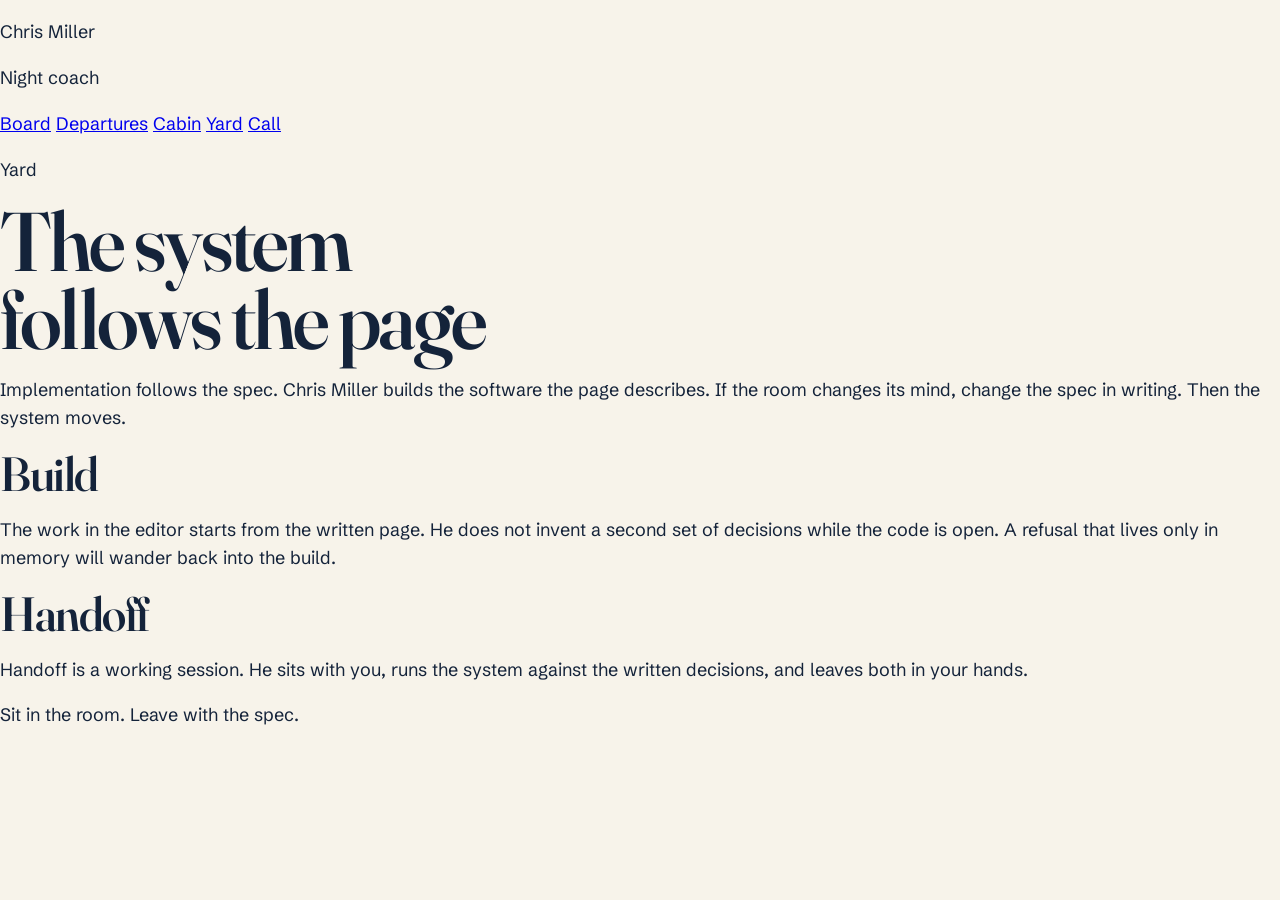
<file: yard.html>
<!DOCTYPE html>
<html lang="en">
<head>
  <meta charset="utf-8">
  <meta name="viewport" content="width=device-width, initial-scale=1">
  <title>The yard, Chris Miller</title>
  <meta name="description" content="Implementation follows the spec. Handoff leaves you the system and the page.">
  <meta name="theme-color" content="#0c0c0c">
  <link rel="icon" href="favicon.svg" type="image/svg+xml">
  <link rel="preload" href="fonts/barlow-condensed-600.woff2" as="font" type="font/woff2" crossorigin>
  <link rel="stylesheet" href="site.css">
  <script>document.documentElement.classList.add("js");</script>
</head>
<body>
  <a class="skip" href="#board">Skip to the board</a>
  <header class="blind">
    <div class="blind-top">
      <p class="operator">Chris Miller</p>
      <button class="menu-button" type="button" data-menu aria-expanded="false" aria-controls="site-nav">Menu</button>
      <p class="coach">Night coach</p>
    </div>
    <nav id="site-nav" class="board-nav" data-nav aria-label="Pages">
      <a href="index.html">Board</a>
      <a href="departures.html">Departures</a>
      <a href="cabin.html">Cabin</a>
      <a href="yard.html" aria-current="page">Yard</a>
      <a href="contact.html">Call</a>
    </nav>
  </header>
  <main id="board" tabindex="-1">
    <p class="service">Yard</p>
    <h1>The system follows the page</h1>
    <p class="lead">Implementation follows the spec. Chris Miller builds the software the page describes. If the room changes its mind, change the spec in writing. Then the system moves.</p>
    <div class="yard">
      <section class="shift">
        <h2>Build</h2>
        <p>The work in the editor starts from the written page. He does not invent a second set of decisions while the code is open. A refusal that lives only in memory will wander back into the build.</p>
      </section>
      <section class="shift shift-late">
        <h2>Handoff</h2>
        <p>Handoff is a working session. He sits with you, runs the system against the written decisions, and leaves both in your hands.</p>
      </section>
    </div>
  </main>
  <footer class="colophon">
    <p>Sit in the room. Leave with the spec.</p>
  </footer>
  <script src="site.js"></script>
</body>
</html>
</file>
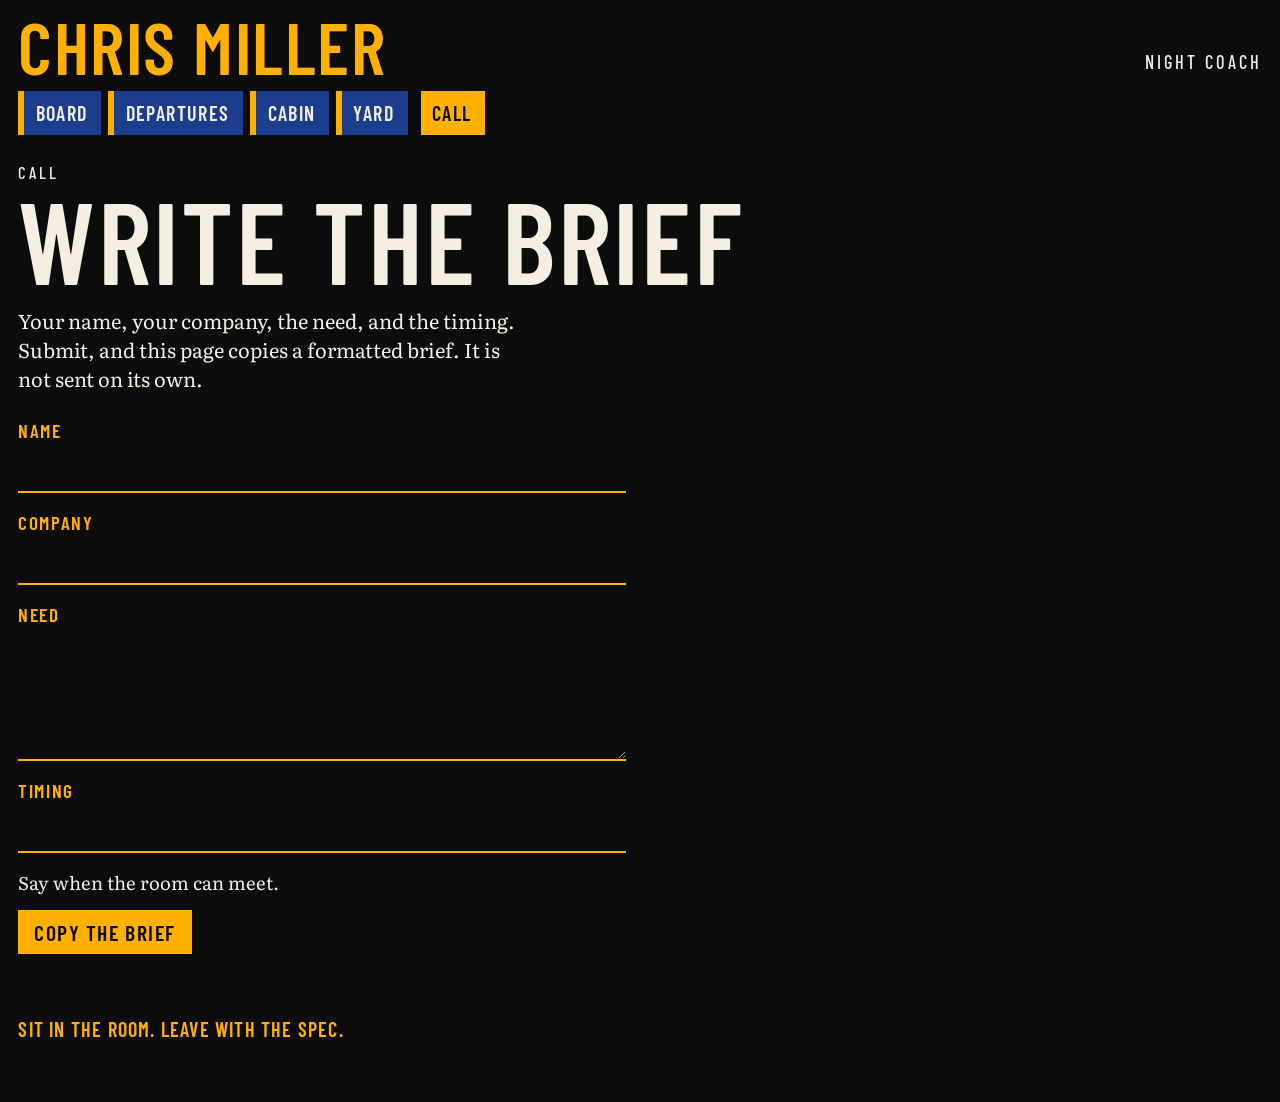
<file: acid/contact.html>
<!DOCTYPE html>
<html lang="en">
<head>
  <meta charset="utf-8">
  <meta name="viewport" content="width=device-width, initial-scale=1">
  <title>Call the stop, Chris Miller</title>
  <meta name="description" content="Write your name, company, need, and timing. The page copies a brief for Chris Miller.">
  <meta name="theme-color" content="#0c0c0c">
  <link rel="icon" href="favicon.svg" type="image/svg+xml">
  <link rel="preload" href="fonts/barlow-condensed-600.woff2" as="font" type="font/woff2" crossorigin>
  <link rel="stylesheet" href="site.css">
  <script>document.documentElement.classList.add("js");</script>
</head>
<body>
  <a class="skip" href="#board">Skip to the board</a>
  <header class="blind">
    <div class="blind-top">
      <p class="operator">Chris Miller</p>
      <button class="menu-button" type="button" data-menu aria-expanded="false" aria-controls="site-nav">Menu</button>
      <p class="coach">Night coach</p>
    </div>
    <nav id="site-nav" class="board-nav" data-nav aria-label="Pages">
      <a href="index.html">Board</a>
      <a href="departures.html">Departures</a>
      <a href="cabin.html">Cabin</a>
      <a href="yard.html">Yard</a>
      <a href="contact.html" aria-current="page">Call</a>
    </nav>
  </header>
  <main id="board" tabindex="-1">
    <p class="service">Call</p>
    <h1>Write the brief</h1>
    <p class="lead">Your name, your company, the need, and the timing. Submit, and this page copies a formatted brief. It is not sent on its own.</p>
    <noscript>
      <p>Script is off, so this page cannot copy the brief.</p>
    </noscript>
    <form class="brief-form" data-brief method="post" action="contact.html">
      <div class="field">
        <label for="name">Name</label>
        <input id="name" name="name" type="text" autocomplete="name" required>
      </div>
      <div class="field">
        <label for="company">Company</label>
        <input id="company" name="company" type="text" autocomplete="organization" required>
      </div>
      <div class="field">
        <label for="need">Need</label>
        <textarea id="need" name="need" required></textarea>
      </div>
      <div class="field">
        <label for="timing">Timing</label>
        <input id="timing" name="timing" type="text" required aria-describedby="timing-hint">
      </div>
      <p class="hint" id="timing-hint">Say when the room can meet.</p>
      <button class="submit" type="submit">Copy the brief</button>
    </form>
    <div class="brief-out" data-brief-out hidden>
      <h2>The brief</h2>
      <p data-brief-status role="status"></p>
      <pre data-brief-text></pre>
      <p><a data-mailto hidden>Open this brief in mail</a></p>
    </div>
  </main>
  <footer class="colophon">
    <p>Sit in the room. Leave with the spec.</p>
  </footer>
  <script src="site.js"></script>
</body>
</html>
</file>
<file: site.css>
@font-face {
  font-family: "Fraunces";
  font-style: normal;
  font-weight: 500 600;
  font-display: swap;
  src: url("fonts/fraunces.woff2") format("woff2");
}

@font-face {
  font-family: "Schibsted Grotesk";
  font-style: normal;
  font-weight: 400 600;
  font-display: swap;
  src: url("fonts/schibsted-grotesk.woff2") format("woff2");
}

:root {
  --ink: #14233a;
  --paper: #f7f3ea;
  --signal: #c83c2f;
  --coupon: #efeadd;
  color-scheme: light;
}

*,
*::before,
*::after {
  box-sizing: border-box;
}

html {
  overflow-x: clip;
}

body {
  margin: 0;
  background: var(--paper);
  color: var(--ink);
  font-family: "Schibsted Grotesk", "Avenir Next", "Segoe UI", sans-serif;
  font-size: 1.125rem;
  font-weight: 400;
  line-height: 1.55;
}

:focus-visible {
  outline: 3px solid var(--signal);
  outline-offset: 3px;
}

::selection {
  background: var(--signal);
  color: var(--paper);
}

.skip {
  position: absolute;
  left: 0.75rem;
  top: 0.75rem;
  z-index: 4;
  transform: translateY(-150%);
  background: var(--paper);
  color: var(--ink);
  padding: 0.65rem 1rem;
  min-height: 44px;
}

.skip:focus {
  transform: translateY(0);
}

.ticket {
  display: grid;
  grid-template-columns: minmax(12.5rem, 16rem) 1.35rem minmax(0, 1fr);
  min-height: 100vh;
  min-height: 100dvh;
}

.stub {
  background: var(--ink);
  color: var(--paper);
  padding: 1.6rem 1.15rem 1.75rem 1.25rem;
  display: flex;
  flex-direction: column;
  min-width: 0;
}

.carrier {
  margin: 0;
  max-width: 6.2ch;
  font-family: Fraunces, "Iowan Old Style", Palatino, Georgia, serif;
  font-weight: 560;
  font-size: 2.35rem;
  line-height: 0.9;
  letter-spacing: -0.03em;
  font-variation-settings: "opsz" 72, "SOFT" 20, "WONK" 1;
}

.ticket-class {
  margin: 1rem 0 0;
  font-size: 0.875rem;
  font-weight: 600;
  letter-spacing: 0.14em;
  text-transform: uppercase;
}

/* Punches sit on the tear so the stub reads as a ticket, not a sidebar. */
.route-mark {
  width: 2.75rem;
  height: 0.4rem;
  margin: 1rem 0 1.15rem;
  background: var(--signal);
}

.menu-button {
  display: none;
  align-items: center;
  justify-content: center;
  min-height: 44px;
  min-width: 44px;
  padding: 0.4rem 0.85rem;
  border: 1px solid var(--paper);
  background: transparent;
  color: var(--paper);
  font: inherit;
  font-weight: 600;
  cursor: pointer;
}

.site-nav {
  display: flex;
  flex-direction: column;
}

.site-nav a {
  display: flex;
  align-items: center;
  min-height: 44px;
  color: var(--paper);
  text-decoration: none;
  border-bottom: 2px solid transparent;
}

.site-nav a:hover,
.site-nav a[aria-current="page"] {
  border-bottom-color: var(--signal);
}

.stub-foot {
  margin: auto 0 0;
  padding-top: 2rem;
  max-width: 18ch;
  font-size: 1rem;
  line-height: 1.35;
}

.perf {
  background-color: var(--paper);
  background-image: radial-gradient(circle at center, var(--ink) 6px, transparent 6.5px);
  background-size: 1.35rem 22px;
  background-repeat: repeat-y;
  background-position: center top;
}

.ticket-body {
  min-width: 0;
  padding: clamp(1.5rem, 4vw, 4.25rem);
}

.frame {
  max-width: 72rem;
}

.kicker {
  margin: 0 0 0.9rem;
  font-size: 0.875rem;
  font-weight: 600;
  letter-spacing: 0.14em;
  text-transform: uppercase;
}

h1,
h2,
.num,
.lines dt {
  font-family: Fraunces, "Iowan Old Style", Palatino, Georgia, serif;
  font-weight: 560;
  font-variation-settings: "opsz" 96, "SOFT" 30, "WONK" 1;
}

h1 {
  margin: 0;
  max-width: 12ch;
  font-size: clamp(2.8rem, 6.5vw, 6rem);
  line-height: 0.94;
  letter-spacing: -0.035em;
  text-wrap: balance;
}

h2 {
  margin: 0 0 0.65rem;
  font-size: clamp(2rem, 4vw, 3rem);
  line-height: 1;
  letter-spacing: -0.03em;
}

.deck,
.prose p,
.lines dd,
.field,
.end,
.brief-out p {
  max-width: 65ch;
}

.deck {
  margin: 1.25rem 0 0;
  max-width: 36ch;
  font-size: 1.3rem;
  line-height: 1.4;
}

.opening {
  display: grid;
  grid-template-columns: minmax(0, 1.15fr) minmax(15rem, 0.9fr);
  gap: 2rem 3rem;
  align-items: end;
}

.opening h1 {
  grid-column: 1;
  grid-row: 1;
}

.opening .deck {
  grid-column: 1;
  grid-row: 2;
}

.opening .stops {
  grid-column: 2;
  grid-row: 1 / span 2;
}

.stops,
.timetable,
.lines {
  list-style: none;
  margin: 0;
  padding: 0;
}

.stops {
  border-top: 1px solid var(--ink);
}

.stops a {
  display: grid;
  grid-template-columns: 3rem minmax(0, 1fr);
  gap: 0.15rem 0.75rem;
  align-items: baseline;
  min-height: 44px;
  padding: 0.8rem 0 0.7rem;
  border-bottom: 1px solid var(--ink);
  color: inherit;
  text-decoration: none;
}

.stops .where {
  grid-column: 2;
  font-size: 1rem;
}

.num {
  margin: 0;
  color: var(--signal);
  font-family: "Schibsted Grotesk", sans-serif;
  font-weight: 600;
  font-size: 1.15rem;
  line-height: 1;
  letter-spacing: 0.04em;
  font-variant-numeric: lining-nums tabular-nums;
  font-variation-settings: normal;
}

.stops .name,
.timetable h2 {
  font-family: Fraunces, Georgia, serif;
}

.stops .name {
  font-size: 1.45rem;
  line-height: 1.1;
}

.note {
  margin: 1.5rem 0 0;
  max-width: 36ch;
}

.prose {
  margin-top: 1.5rem;
}

.prose p {
  margin: 0 0 1rem;
}

.timetable {
  margin-top: 2.25rem;
}

.timetable li {
  display: grid;
  grid-template-columns: 4.25rem minmax(0, 65ch);
  gap: 0.4rem 1.25rem;
  padding: 1.6rem 0;
  border-top: 1px solid var(--ink);
  scroll-margin-top: 1rem;
}

.hint {
  margin: 0.85rem 0 0;
  max-width: 65ch;
}

.with-quote {
  display: grid;
  grid-template-columns: minmax(0, 62ch) minmax(12rem, 18rem);
  gap: 1.5rem 3rem;
  align-items: start;
  margin-top: 1.75rem;
}

blockquote {
  margin: 2rem 0 0;
  padding: 0;
}

blockquote p {
  margin: 0;
  max-width: 14ch;
  font-family: Fraunces, Georgia, serif;
  font-size: clamp(1.85rem, 3vw, 2.7rem);
  font-weight: 560;
  line-height: 1.02;
  letter-spacing: -0.03em;
  font-variation-settings: "opsz" 80, "SOFT" 40, "WONK" 1;
}

.lines {
  margin-top: 2rem;
}

.lines div {
  display: grid;
  grid-template-columns: 8rem minmax(0, 48ch);
  gap: 0.75rem 1.25rem;
  align-items: baseline;
  padding: 0.95rem 0;
  border-top: 1px solid var(--ink);
}

.lines dt {
  margin: 0;
  font-size: 1.65rem;
}

.lines dd {
  margin: 0;
}

.brief-form {
  margin-top: 1.75rem;
  max-width: 46rem;
  border-top: 1px solid var(--ink);
}

.field {
  display: grid;
  grid-template-columns: 8.5rem minmax(0, 1fr);
  gap: 0.65rem 1rem;
  align-items: end;
  padding: 0.85rem 0 0.35rem;
  border-bottom: 1px solid var(--ink);
}

.field label {
  font-weight: 600;
}

.field-block {
  align-items: start;
}

.field-block label {
  padding-top: 0.7rem;
}

input,
textarea {
  width: 100%;
  min-height: 44px;
  margin: 0;
  padding: 0.55rem 0;
  border: 0;
  border-radius: 0;
  background: transparent;
  color: inherit;
  font: inherit;
}

textarea {
  min-height: 8.5rem;
  resize: vertical;
}

.submit {
  margin-top: 1.25rem;
  min-height: 44px;
  padding: 0.7rem 1.15rem;
  border: 0;
  background: var(--ink);
  color: var(--paper);
  font: inherit;
  font-weight: 600;
  cursor: pointer;
}

.submit:hover {
  background: var(--signal);
  color: var(--paper);
}

.brief-out {
  margin-top: 2rem;
  max-width: 65ch;
}

.brief-out h2 {
  font-size: 2rem;
}

.brief-out pre {
  margin: 0.5rem 0 0;
  padding: 1rem 1.1rem;
  max-width: 100%;
  background: var(--coupon);
  white-space: pre-wrap;
  overflow-wrap: anywhere;
  font-family: "Schibsted Grotesk", sans-serif;
  font-size: 1.05rem;
  line-height: 1.45;
}

.brief-out a {
  display: inline-flex;
  align-items: center;
  min-height: 44px;
  color: inherit;
}

.end {
  margin: 3rem 0 0;
  font-size: 1rem;
}

[hidden] {
  display: none !important;
}

@media (max-width: 900px) {
  .opening,
  .with-quote {
    grid-template-columns: 1fr;
  }

  .opening h1,
  .opening .deck,
  .opening .stops {
    grid-column: 1;
    grid-row: auto;
  }

  blockquote {
    margin-top: 0.5rem;
  }
}

@media (max-width: 760px) {
  .ticket {
    grid-template-columns: minmax(0, 1fr);
    grid-template-rows: auto 1.25rem auto;
  }

  .stub {
    display: grid;
    grid-template-columns: minmax(0, 1fr) auto;
    column-gap: 0.75rem;
    align-items: center;
    padding: 1rem 1rem 0.85rem;
  }

  .carrier {
    grid-column: 1;
    grid-row: 1;
    max-width: none;
    font-size: 2rem;
  }

  .js .menu-button {
    display: inline-flex;
    grid-column: 2;
    grid-row: 1;
  }

  .ticket-class,
  .route-mark,
  .site-nav,
  .stub-foot {
    grid-column: 1 / -1;
  }

  .ticket-class {
    margin-top: 0.35rem;
  }

  .route-mark {
    margin: 0.7rem 0 0.35rem;
  }

  .stub-foot {
    margin: 0.35rem 0 0.2rem;
    padding-top: 0;
    max-width: 36ch;
  }

  .js .site-nav {
    display: none;
  }

  .js .site-nav.is-open {
    display: flex;
    padding-bottom: 0.4rem;
  }

  .perf {
    height: 1.25rem;
    background-repeat: repeat-x;
    background-size: 22px 1.25rem;
  }

  .ticket-body {
    padding: 1.35rem 1.1rem 3rem;
  }
}

@media (max-width: 560px) {
  .timetable li,
  .lines div,
  .field {
    grid-template-columns: minmax(0, 1fr);
  }

  .field label {
    padding-top: 0;
  }

  .field-block label {
    padding-top: 0;
  }
}

@media (prefers-reduced-motion: reduce) {
  *,
  *::before,
  *::after {
    animation-duration: 0.01ms !important;
    animation-iteration-count: 1 !important;
    transition-duration: 0.01ms !important;
    scroll-behavior: auto !important;
  }
}
</file>
<file: acid/site.css>
@font-face {
  font-family: "Barlow Condensed";
  font-style: normal;
  font-weight: 500;
  font-display: swap;
  src: url("fonts/barlow-condensed-500.woff2") format("woff2");
}

@font-face {
  font-family: "Barlow Condensed";
  font-style: normal;
  font-weight: 600;
  font-display: swap;
  src: url("fonts/barlow-condensed-600.woff2") format("woff2");
}

@font-face {
  font-family: "Literata";
  font-style: normal;
  font-weight: 400 600;
  font-display: swap;
  src: url("fonts/literata.woff2") format("woff2");
}

:root {
  --black: #0c0c0c;
  --sodium: #ffb000;
  --cobalt: #1c3d8c;
  --cream: #f4efe2;
  color-scheme: dark;
}

*,
*::before,
*::after {
  box-sizing: border-box;
}

html {
  overflow-x: clip;
}

body {
  margin: 0;
  background: var(--black);
  color: var(--cream);
  font-family: Literata, "Iowan Old Style", Palatino, Georgia, serif;
  font-size: 1.15rem;
  line-height: 1.5;
}

:focus-visible {
  outline: 3px solid var(--sodium);
  outline-offset: 3px;
}

::selection {
  background: var(--sodium);
  color: var(--black);
}

.skip {
  position: absolute;
  left: 0.75rem;
  top: 0.75rem;
  z-index: 4;
  transform: translateY(-150%);
  min-height: 44px;
  padding: 0.65rem 1rem;
  background: var(--sodium);
  color: var(--black);
  font-family: "Barlow Condensed", "Arial Narrow", sans-serif;
  font-weight: 600;
  letter-spacing: 0.06em;
  text-transform: uppercase;
}

.skip:focus {
  transform: none;
}

.blind-top {
  display: grid;
  grid-template-columns: minmax(0, 1fr) auto;
  align-items: end;
  gap: 0.35rem 1rem;
  padding: 1rem 1.15rem 0;
}

.operator {
  margin: 0;
  grid-column: 1;
  grid-row: 1;
  color: var(--sodium);
  font-family: "Barlow Condensed", "Arial Narrow", sans-serif;
  font-weight: 600;
  font-size: clamp(2.4rem, 7vw, 4.6rem);
  line-height: 0.82;
  letter-spacing: 0.02em;
  text-transform: uppercase;
}

.coach {
  margin: 0;
  grid-column: 2;
  grid-row: 1;
  color: var(--cream);
  font-family: "Barlow Condensed", "Arial Narrow", sans-serif;
  font-weight: 500;
  font-size: 1.15rem;
  letter-spacing: 0.16em;
  text-transform: uppercase;
}

.menu-button {
  display: none;
  align-items: center;
  justify-content: center;
  min-width: 44px;
  min-height: 44px;
  padding: 0.35rem 0.8rem;
  border: 2px solid var(--sodium);
  background: var(--black);
  color: var(--sodium);
  font-family: "Barlow Condensed", "Arial Narrow", sans-serif;
  font-size: 1.2rem;
  font-weight: 600;
  letter-spacing: 0.08em;
  text-transform: uppercase;
  cursor: pointer;
}

.board-nav {
  display: flex;
  flex-wrap: wrap;
  gap: 0.45rem;
  padding: 0.9rem 1.15rem 0;
}

.board-nav a {
  display: inline-flex;
  align-items: center;
  min-height: 44px;
  padding: 0.3rem 0.85rem 0.3rem 0.7rem;
  border-left: 6px solid var(--sodium);
  background: var(--cobalt);
  color: var(--cream);
  font-family: "Barlow Condensed", "Arial Narrow", sans-serif;
  font-size: 1.25rem;
  font-weight: 600;
  letter-spacing: 0.07em;
  text-decoration: none;
  text-transform: uppercase;
}

.board-nav a[aria-current="page"] {
  background: var(--sodium);
  color: var(--black);
  border-left-color: var(--black);
}

#board {
  padding: 1.6rem 1.15rem 2.5rem;
  min-width: 0;
}

.service {
  margin: 0 0 0.35rem;
  color: var(--cream);
  font-family: "Barlow Condensed", "Arial Narrow", sans-serif;
  font-size: 1.05rem;
  font-weight: 500;
  letter-spacing: 0.18em;
  text-transform: uppercase;
}

h1,
h2,
.bar,
.shift h2 {
  font-family: "Barlow Condensed", "Arial Narrow", sans-serif;
  font-weight: 600;
  letter-spacing: 0.02em;
  text-transform: uppercase;
}

h1 {
  margin: 0;
  max-width: 14ch;
  color: var(--cream);
  font-size: clamp(3.3rem, 9vw, 7.2rem);
  line-height: 0.84;
}

h1 .line {
  display: block;
}

h1 .line-accent {
  color: var(--sodium);
}

.lead,
.leg p,
.panel p,
.shift p,
.holds dd,
.hint,
.brief-out p {
  max-width: 65ch;
}

.lead {
  margin: 1.15rem 0 0;
  max-width: 42ch;
  font-size: 1.25rem;
  line-height: 1.45;
}

/* Each run steps right so the board reads as a diagonal timetable. */
.runs {
  list-style: none;
  margin: 2rem 0 0;
  padding: 0;
}

.runs li {
  width: calc(100% - var(--step) * 3.2%);
  margin: 0 0 0.5rem calc(var(--step) * 3.2%);
}

.runs li:nth-child(1) { --step: 0; }
.runs li:nth-child(2) { --step: 1; }
.runs li:nth-child(3) { --step: 2; }
.runs li:nth-child(4) { --step: 3; }
.runs li:nth-child(5) { --step: 4; }

.runs a {
  display: grid;
  grid-template-columns: 3.2rem minmax(0, 1fr) auto;
  gap: 0.35rem 0.85rem;
  align-items: center;
  min-height: 52px;
  padding: 0.45rem 1.6rem 0.45rem 0.8rem;
  background: var(--cobalt);
  color: var(--cream);
  text-decoration: none;
  clip-path: polygon(0 0, calc(100% - 18px) 0, 100% 100%, 0 100%);
}

.runs .num,
.bar .num {
  color: var(--sodium);
  font-family: "Barlow Condensed", "Arial Narrow", sans-serif;
  font-weight: 600;
  font-size: 1.45rem;
  letter-spacing: 0.06em;
}

.runs .name {
  font-family: "Barlow Condensed", "Arial Narrow", sans-serif;
  font-size: clamp(1.6rem, 3vw, 2.2rem);
  font-weight: 600;
  letter-spacing: 0.05em;
  text-transform: uppercase;
}

.runs .where {
  font-family: Literata, Georgia, serif;
  font-size: 1rem;
  text-transform: none;
  letter-spacing: 0;
}

.aside-note {
  margin: 1.4rem 0 0;
  max-width: 36ch;
  color: var(--sodium);
  font-family: "Barlow Condensed", "Arial Narrow", sans-serif;
  font-size: 1.35rem;
  letter-spacing: 0.04em;
  text-transform: uppercase;
}

.legs {
  margin-top: 1.8rem;
}

.leg {
  margin-bottom: 1.6rem;
}

.bar {
  display: flex;
  align-items: center;
  gap: 0.8rem;
  width: calc(100% - var(--step) * 2.25rem);
  min-height: 52px;
  margin: 0 0 0.75rem calc(var(--step) * 2.25rem);
  padding: 0.35rem 1.4rem 0.35rem 0.85rem;
  background: var(--cobalt);
  color: var(--cream);
  font-size: clamp(2rem, 4vw, 3rem);
  line-height: 0.9;
  clip-path: polygon(0 0, calc(100% - 16px) 0, 100% 100%, 0 100%);
}

.leg:nth-child(1) { --step: 0; }
.leg:nth-child(2) { --step: 1; }
.leg:nth-child(3) { --step: 2; }
.leg:nth-child(4) { --step: 3; }
.leg:nth-child(5) { --step: 4; }

.leg p,
.panel p,
.shift p {
  margin: 0;
}

.leg p + p,
.panel p + p,
.shift p + p {
  margin-top: 0.85rem;
}

.panel {
  max-width: 68ch;
  margin: 1.4rem 10vw 0 0;
  padding: 1.2rem 1.2rem 1.35rem;
  background: var(--cobalt);
}

.subhead {
  margin: 2rem 0 0.4rem;
  color: var(--sodium);
  font-size: clamp(2rem, 4vw, 3rem);
  line-height: 0.9;
}

.holds {
  margin: 0.4rem 0 0;
}

.holds div {
  display: grid;
  grid-template-columns: 8.5rem minmax(0, 48ch);
  gap: 0.6rem 1rem;
  align-items: baseline;
  margin-left: calc(var(--n) * 0.45rem);
  padding: 0.75rem 0;
  border-top: 2px solid var(--sodium);
}

.holds div:nth-child(1) { --n: 0; }
.holds div:nth-child(2) { --n: 1; }
.holds div:nth-child(3) { --n: 2; }
.holds div:nth-child(4) { --n: 3; }

.holds dt {
  margin: 0;
  color: var(--sodium);
  font-family: "Barlow Condensed", "Arial Narrow", sans-serif;
  font-size: 1.7rem;
  font-weight: 600;
  letter-spacing: 0.05em;
  text-transform: uppercase;
}

.holds dd {
  margin: 0;
}

.yard {
  display: grid;
  grid-template-columns: minmax(0, 62ch) minmax(0, 62ch);
  gap: 2rem 3rem;
  align-items: start;
  margin-top: 1.6rem;
}

.shift h2 {
  margin: 0 0 0.55rem;
  color: var(--sodium);
  font-size: clamp(3rem, 7vw, 5.4rem);
  line-height: 0.84;
}

.shift-late {
  margin-top: 3.5rem;
}

.brief-form {
  max-width: 38rem;
  margin-top: 1.5rem;
}

.field {
  display: flex;
  flex-direction: column;
  gap: 0.2rem;
  margin-bottom: 1rem;
}

.field label {
  color: var(--sodium);
  font-family: "Barlow Condensed", "Arial Narrow", sans-serif;
  font-size: 1.2rem;
  font-weight: 600;
  letter-spacing: 0.08em;
  text-transform: uppercase;
}

input,
textarea {
  width: 100%;
  min-height: 44px;
  padding: 0.45rem 0;
  border: 0;
  border-bottom: 2px solid var(--sodium);
  border-radius: 0;
  background: transparent;
  color: var(--cream);
  font: inherit;
}

textarea {
  min-height: 8rem;
  resize: vertical;
}

.hint {
  margin: 0 0 0.4rem;
}

.submit {
  min-height: 44px;
  margin-top: 0.4rem;
  padding: 0.45rem 1rem;
  border: 0;
  background: var(--sodium);
  color: var(--black);
  font-family: "Barlow Condensed", "Arial Narrow", sans-serif;
  font-size: 1.35rem;
  font-weight: 600;
  letter-spacing: 0.07em;
  text-transform: uppercase;
  cursor: pointer;
}

.brief-out {
  max-width: 65ch;
  margin-top: 1.6rem;
}

.brief-out h2 {
  margin: 0 0 0.4rem;
  color: var(--sodium);
  font-size: 2.4rem;
  line-height: 0.9;
}

.brief-out pre {
  margin: 0.4rem 0 0;
  padding: 1rem;
  max-width: 100%;
  background: var(--cobalt);
  color: var(--cream);
  white-space: pre-wrap;
  overflow-wrap: anywhere;
  font-family: Literata, Georgia, serif;
  font-size: 1.05rem;
  line-height: 1.45;
}

.brief-out a {
  display: inline-flex;
  align-items: center;
  min-height: 44px;
  color: var(--sodium);
}

.colophon {
  margin: 0;
  padding: 0 1.15rem 2.4rem;
  color: var(--sodium);
  font-family: "Barlow Condensed", "Arial Narrow", sans-serif;
  font-size: 1.25rem;
  font-weight: 600;
  letter-spacing: 0.06em;
  text-transform: uppercase;
}

[hidden] {
  display: none !important;
}

@media (max-width: 860px) {
  .yard {
    grid-template-columns: minmax(0, 1fr);
  }

  .shift-late {
    margin-top: 0.5rem;
  }

  .coach {
    grid-column: 1 / -1;
    grid-row: 2;
  }
}

@media (max-width: 720px) {
  .js .menu-button {
    display: inline-flex;
    grid-column: 2;
    grid-row: 1;
  }

  .js .board-nav {
    display: none;
    padding-top: 0.7rem;
  }

  .js .board-nav.is-open {
    display: flex;
    flex-direction: column;
  }

  .board-nav a {
    width: 100%;
  }

  .runs a {
    grid-template-columns: 2.6rem minmax(0, 1fr);
  }

  .runs .where {
    grid-column: 2;
  }

  .panel {
    margin-right: 0;
  }

  .bar {
    width: calc(100% - var(--step) * 0.55rem);
    margin-left: calc(var(--step) * 0.55rem);
  }

  .holds div {
    grid-template-columns: minmax(0, 1fr);
    margin-left: calc(var(--n) * 0.3rem);
  }
}

@media (prefers-reduced-motion: reduce) {
  *,
  *::before,
  *::after {
    animation-duration: 0.01ms !important;
    animation-iteration-count: 1 !important;
    transition-duration: 0.01ms !important;
    scroll-behavior: auto !important;
  }
}
</file>
<file: folio/site.css>
@font-face {
  font-family: "Cormorant Garamond";
  font-style: normal;
  font-weight: 500 600;
  font-display: swap;
  src: url("fonts/cormorant.woff2") format("woff2");
}

@font-face {
  font-family: "Cormorant Garamond";
  font-style: italic;
  font-weight: 500;
  font-display: swap;
  src: url("fonts/cormorant-italic.woff2") format("woff2");
}

@font-face {
  font-family: "Libre Franklin";
  font-style: normal;
  font-weight: 400 600;
  font-display: swap;
  src: url("fonts/libre-franklin.woff2") format("woff2");
}

:root {
  --ink: #1c140f;
  --paper: #f6f1e6;
  --rule: #9a1c1c;
  color-scheme: light;
}

*,
*::before,
*::after {
  box-sizing: border-box;
}

html {
  overflow-x: clip;
}

body {
  margin: 0;
  background: var(--paper);
  color: var(--ink);
  font-family: "Libre Franklin", "Avenir Next", "Segoe UI", sans-serif;
  font-size: 1.05rem;
  line-height: 1.5;
}

:focus-visible {
  outline: 3px solid var(--ink);
  outline-offset: 3px;
}

::selection {
  background: var(--ink);
  color: var(--paper);
}

.skip {
  position: absolute;
  left: 0.75rem;
  top: 0.75rem;
  z-index: 4;
  transform: translateY(-150%);
  min-height: 44px;
  padding: 0.65rem 1rem;
  background: var(--ink);
  color: var(--paper);
}

.skip:focus {
  transform: none;
}

.sheet {
  padding: clamp(1.6rem, 5vw, 4rem) clamp(1.15rem, 7vw, 6.5rem) 4rem;
}

.letterhead {
  display: grid;
  grid-template-columns: minmax(0, 1fr) auto;
  align-items: end;
  gap: 0.35rem 1rem;
}

.name {
  grid-column: 1;
  grid-row: 1;
  margin: 0;
  font-family: "Cormorant Garamond", Georgia, serif;
  font-size: clamp(2.5rem, 5vw, 3.8rem);
  font-weight: 500;
  line-height: 0.9;
}

.trade {
  grid-column: 2;
  grid-row: 1;
  justify-self: end;
  margin: 0 0 0.35rem;
  font-size: 0.78rem;
  font-weight: 600;
  letter-spacing: 0.14em;
  text-transform: uppercase;
}

.menu-button {
  display: none;
  align-items: center;
  justify-content: center;
  min-width: 44px;
  min-height: 44px;
  padding: 0.35rem 0.8rem;
  border: 1px solid var(--ink);
  background: var(--paper);
  color: var(--ink);
  font: inherit;
  font-weight: 600;
  cursor: pointer;
}

.letter-nav {
  grid-column: 1 / -1;
  display: flex;
  flex-wrap: wrap;
  gap: 0.15rem 1.15rem;
  margin-top: 0.35rem;
}

.letter-nav a {
  display: inline-flex;
  align-items: center;
  min-height: 44px;
  color: inherit;
  font-size: 0.98rem;
  text-decoration: none;
}

.letter-nav a[aria-current="page"] {
  font-weight: 600;
  text-decoration: underline;
  text-underline-offset: 0.28em;
}

/* The only red on the page. Hotel paper gets one rule under the name. */
.rule {
  height: 2px;
  margin: 0.35rem 0 1.6rem;
  border: 0;
  background: var(--rule);
}

.spread {
  display: grid;
  grid-template-columns: minmax(8rem, 13rem) minmax(0, 65ch);
  gap: 1.25rem 2.5rem;
  justify-content: start;
  align-items: start;
}

.margin-note {
  margin: 0.35rem 0 0;
  font-family: "Cormorant Garamond", Georgia, serif;
  font-style: italic;
  font-weight: 500;
  font-size: 1.25rem;
  line-height: 1.3;
}

.margin-note p {
  margin: 0;
}

.letter p.dateline {
  margin: 0 0 0.7rem;
  font-family: "Libre Franklin", "Avenir Next", sans-serif;
  font-size: 0.78rem;
  font-weight: 600;
  font-style: normal;
  line-height: 1.4;
  letter-spacing: 0.14em;
  text-transform: uppercase;
}

h1 {
  margin: 0 0 1rem;
  max-width: 16ch;
  font-family: "Cormorant Garamond", Georgia, serif;
  font-size: clamp(2.6rem, 5.4vw, 4.4rem);
  font-weight: 500;
  line-height: 0.98;
  text-wrap: balance;
}

.letter p {
  max-width: 65ch;
  margin: 0 0 0.95rem;
  font-family: "Cormorant Garamond", Georgia, serif;
  font-size: 1.4rem;
  font-weight: 500;
  line-height: 1.42;
}

.letter p.salutation,
.letter p.close,
.letter p.sign {
  font-style: italic;
}

.letter p.sign {
  margin-top: 0.15rem;
  font-size: 2rem;
  line-height: 1;
}

.letter p.colophon {
  max-width: 65ch;
  margin: 2rem 0 0;
  font-family: "Libre Franklin", "Avenir Next", sans-serif;
  font-size: 0.95rem;
  font-weight: 400;
  font-style: normal;
  line-height: 1.45;
}

.brief-form {
  max-width: 65ch;
  margin: 0.4rem 0 1.2rem;
}

.field {
  display: grid;
  grid-template-columns: 7.5rem minmax(0, 1fr);
  gap: 0.4rem 1rem;
  align-items: end;
  margin-bottom: 0.85rem;
}

.field-block {
  align-items: start;
}

.field label {
  font-weight: 600;
  padding-bottom: 0.45rem;
}

.field-block label {
  padding-top: 0.55rem;
  padding-bottom: 0;
}

input,
textarea {
  width: 100%;
  min-height: 44px;
  padding: 0.4rem 0;
  border: 0;
  border-bottom: 1px solid var(--ink);
  border-radius: 0;
  background: transparent;
  color: inherit;
  font: inherit;
  font-size: 1rem;
}

textarea {
  min-height: 8rem;
  resize: vertical;
}

.letter p.hint {
  margin: 0 0 0.9rem;
  font-family: "Libre Franklin", "Avenir Next", sans-serif;
  font-size: 0.95rem;
  font-weight: 400;
  font-style: normal;
  line-height: 1.45;
}

.submit {
  min-height: 44px;
  padding: 0.55rem 1rem;
  border: 0;
  background: var(--ink);
  color: var(--paper);
  font: inherit;
  font-weight: 600;
  cursor: pointer;
}

.brief-out {
  max-width: 65ch;
  margin: 0 0 1rem;
}

.brief-out h2 {
  margin: 0 0 0.4rem;
  font-family: "Cormorant Garamond", Georgia, serif;
  font-size: 2rem;
  font-weight: 500;
}

.brief-out pre {
  margin: 0.4rem 0;
  padding: 0;
  max-width: 100%;
  background: transparent;
  white-space: pre-wrap;
  overflow-wrap: anywhere;
  font-family: "Cormorant Garamond", Georgia, serif;
  font-size: 1.25rem;
  line-height: 1.4;
}

.brief-out a {
  display: inline-flex;
  align-items: center;
  min-height: 44px;
  color: inherit;
}

[hidden] {
  display: none !important;
}

@media (max-width: 760px) {
  .spread {
    grid-template-columns: minmax(0, 1fr);
    gap: 0.8rem;
  }

  .js .menu-button {
    display: inline-flex;
    grid-column: 2;
    grid-row: 1;
  }

  .trade {
    grid-column: 1 / -1;
    grid-row: 2;
    justify-self: start;
    margin: 0.2rem 0 0;
  }

  .js .letter-nav {
    display: none;
  }

  .js .letter-nav.is-open {
    display: flex;
    flex-direction: column;
    gap: 0;
  }

  .field {
    grid-template-columns: minmax(0, 1fr);
    gap: 0.15rem;
  }

  .field label,
  .field-block label {
    padding: 0;
  }
}

@media (prefers-reduced-motion: reduce) {
  *,
  *::before,
  *::after {
    animation-duration: 0.01ms !important;
    animation-iteration-count: 1 !important;
    transition-duration: 0.01ms !important;
    scroll-behavior: auto !important;
  }
}
</file>
